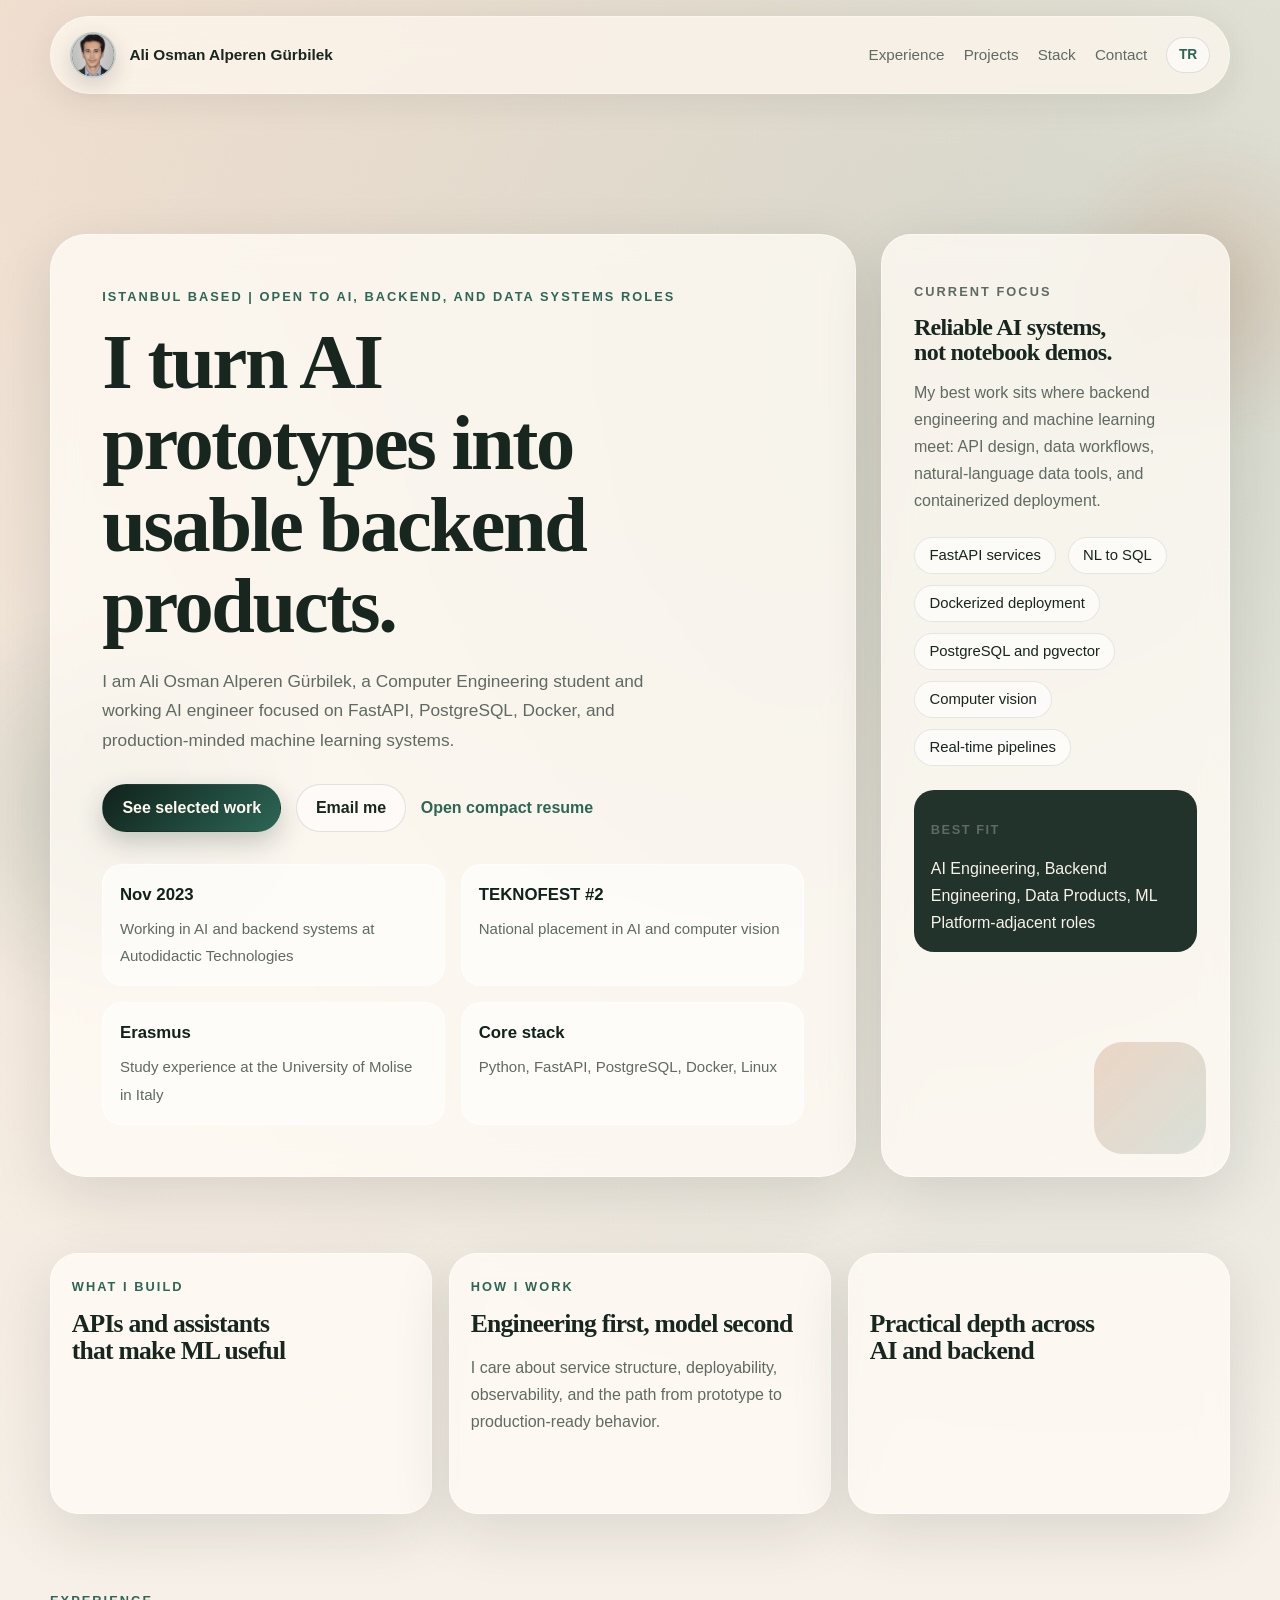
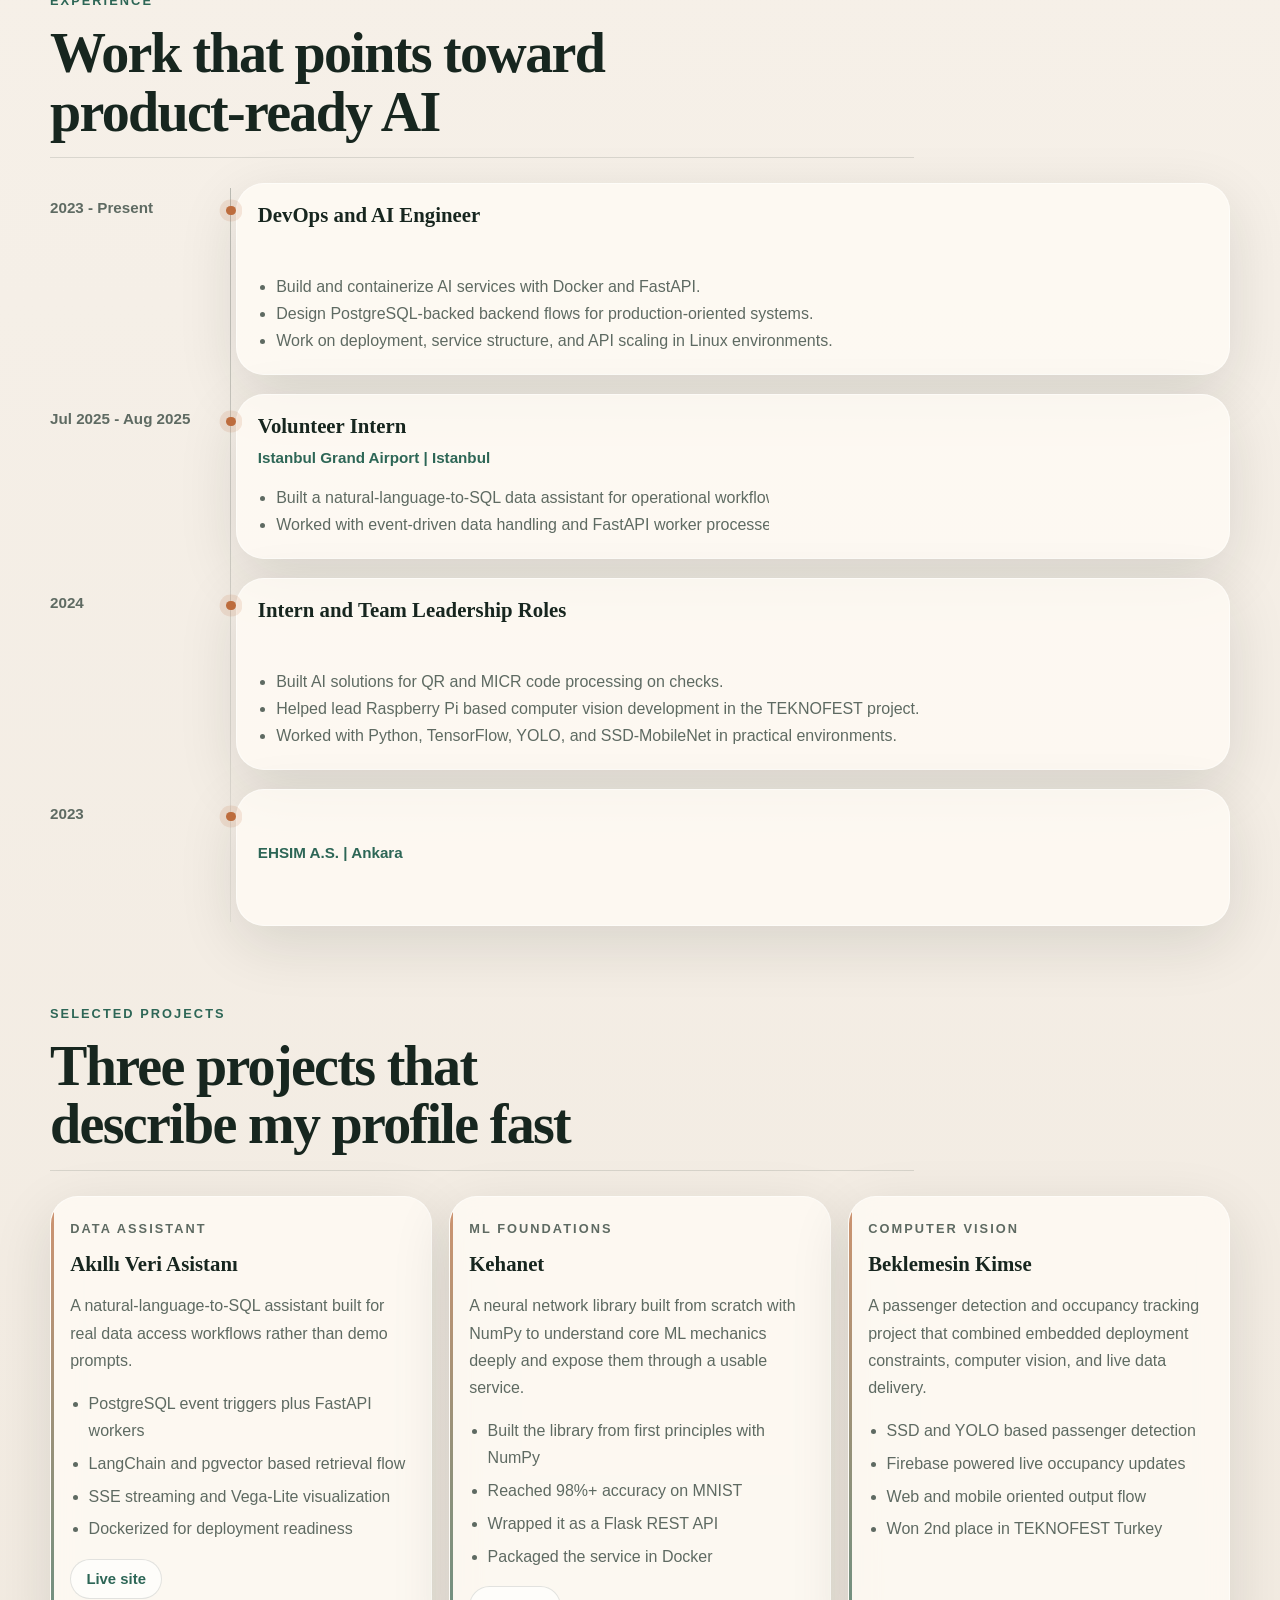
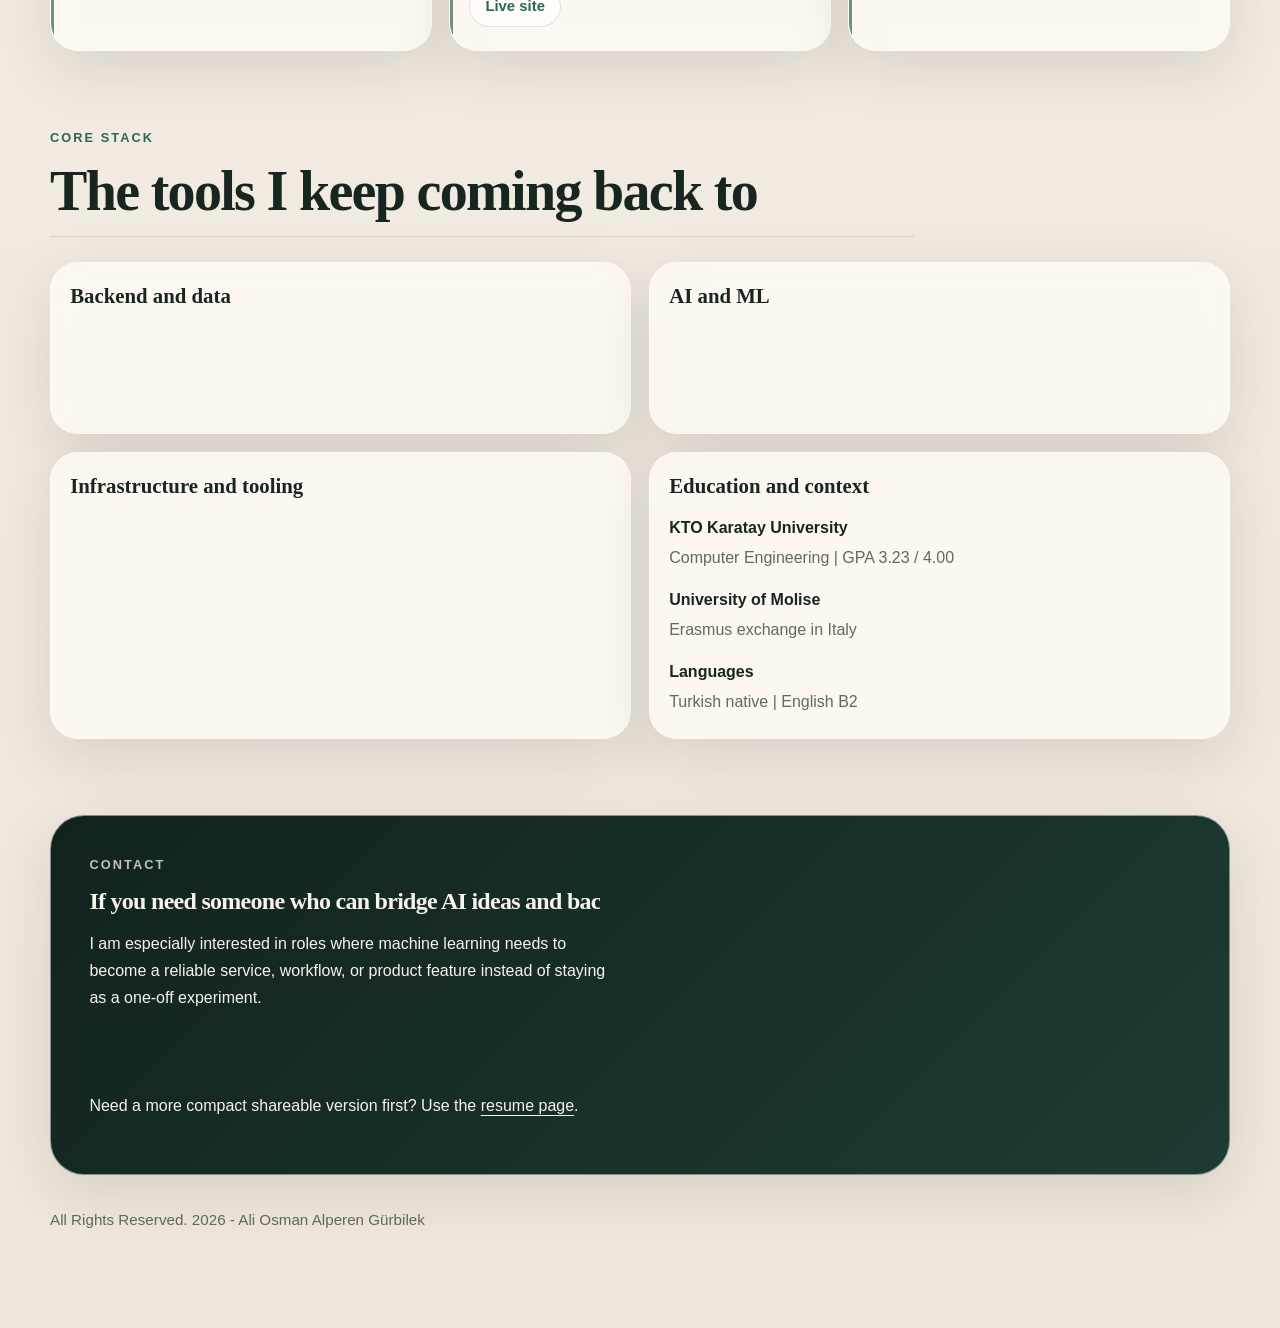
<file: index.html>
<!doctype html>
<html lang="en">
  <head>
    <meta charset="utf-8">
    <meta name="viewport" content="width=device-width, initial-scale=1">
    <title>Ali Osman Alperen G&uuml;rbilek | AI Engineer</title>
    <meta
      name="description"
      content="AI engineer building production-oriented backend systems, data assistants, and practical machine learning products."
    >
    <meta
      name="keywords"
      content="Ali Osman Alperen Gurbilek, AI engineer, backend, FastAPI, Docker, PostgreSQL, machine learning"
    >
    <meta name="theme-color" content="#10221b">
    <meta property="og:title" content="Ali Osman Alperen G&uuml;rbilek | AI Engineer">
    <meta
      property="og:description"
      content="Production-oriented AI applications, backend systems, and data products."
    >
    <meta property="og:type" content="website">
    <meta property="og:url" content="https://aliosmangurbilek.online/">
    <link rel="alternate" hreflang="tr" href="index-tr.html">
    <link rel="stylesheet" href="styles.css?v=15">
  </head>
  <body>
    <div class="page-shell">
      <header class="site-header">
        <a class="brand" href="#top" aria-label="Homepage">
          <img
            class="brand-mark"
            src="aliosman_suit_v2.jpg"
            alt="Ali Osman Alperen G&uuml;rbilek portrait"
            width="46"
            height="46"
          >
          <span class="brand-text">Ali Osman Alperen G&uuml;rbilek</span>
        </a>
        <nav class="site-nav" aria-label="Primary">
          <a href="#experience">Experience</a>
          <a href="#projects">Projects</a>
          <a href="#stack">Stack</a>
          <a href="#contact">Contact</a>
          <a class="lang-pill" href="index-tr.html" lang="tr">TR</a>
        </nav>
      </header>

      <main id="top">
        <section class="hero section">
          <div class="hero-copy reveal" style="--delay: 0.05s;">
            <p class="eyebrow">Istanbul based | Open to AI, backend, and data systems roles</p>
            <h1>I turn AI prototypes into usable backend products.</h1>
            <p class="hero-text">
              I am Ali Osman Alperen G&uuml;rbilek, a Computer Engineering student and working AI engineer focused on
              FastAPI, PostgreSQL, Docker, and production-minded machine learning systems.
            </p>
            <div class="hero-actions">
              <a class="button button-primary" href="#projects">See selected work</a>
              <a class="button button-secondary" href="mailto:aliosmangurbil@gmail.com?subject=Role%20Opportunity">
                Email me
              </a>
              <a class="text-link" href="resume.html">Open compact resume</a>
            </div>
            <ul class="hero-metrics" aria-label="Key highlights">
              <li>
                <strong>Nov 2023</strong>
                <span>Working in AI and backend systems at Autodidactic Technologies</span>
              </li>
              <li>
                <strong>TEKNOFEST #2</strong>
                <span>National placement in AI and computer vision</span>
              </li>
              <li>
                <strong>Erasmus</strong>
                <span>Study experience at the University of Molise in Italy</span>
              </li>
              <li>
                <strong>Core stack</strong>
                <span>Python, FastAPI, PostgreSQL, Docker, Linux</span>
              </li>
            </ul>
          </div>

          <aside class="focus-panel reveal" style="--delay: 0.18s;">
            <p class="panel-label">Current focus</p>
            <h2>Reliable AI systems, not notebook demos.</h2>
            <p>
              My best work sits where backend engineering and machine learning meet: API design, data workflows,
              natural-language data tools, and containerized deployment.
            </p>
            <div class="chip-cloud" aria-label="Specialties">
              <span>FastAPI services</span>
              <span>NL to SQL</span>
              <span>Dockerized deployment</span>
              <span>PostgreSQL and pgvector</span>
              <span>Computer vision</span>
              <span>Real-time pipelines</span>
            </div>
            <div class="spotlight">
              <p class="spotlight-title">Best fit</p>
              <p>AI Engineering, Backend Engineering, Data Products, ML Platform-adjacent roles</p>
            </div>
          </aside>
        </section>

        <section class="section summary-grid" aria-label="Professional snapshot">
          <article class="summary-card reveal" style="--delay: 0.10s;">
            <p class="summary-kicker">What I build</p>
            <h2>APIs and assistants that make ML useful</h2>
            <p>
              I like building systems that go from idea to something a user can actually touch: internal tools,
              data assistants, backend services, and decision-support workflows.
            </p>
          </article>
          <article class="summary-card reveal" style="--delay: 0.16s;">
            <p class="summary-kicker">How I work</p>
            <h2>Engineering first, model second</h2>
            <p>
              I care about service structure, deployability, observability, and the path from prototype to
              production-ready behavior.
            </p>
          </article>
          <article class="summary-card reveal" style="--delay: 0.22s;">
            <p class="summary-kicker">Why I stand out</p>
            <h2>Practical depth across AI and backend</h2>
            <p>
              My profile combines computer vision, NLP-style data tooling, and hands-on backend work rather than
              stopping at model training alone.
            </p>
          </article>
        </section>

        <section class="section" id="experience">
          <div class="section-heading reveal" style="--delay: 0.05s;">
            <p class="eyebrow">Experience</p>
            <h2>Work that points toward product-ready AI</h2>
          </div>

          <div class="timeline">
            <article class="timeline-item reveal" style="--delay: 0.08s;">
              <div class="timeline-date">2023 - Present</div>
              <div class="timeline-card">
                <h3>DevOps and AI Engineer</h3>
                <p class="timeline-meta">Autodidactic Technologies | Istanbul</p>
                <ul>
                  <li>Build and containerize AI services with Docker and FastAPI.</li>
                  <li>Design PostgreSQL-backed backend flows for production-oriented systems.</li>
                  <li>Work on deployment, service structure, and API scaling in Linux environments.</li>
                </ul>
              </div>
            </article>

            <article class="timeline-item reveal" style="--delay: 0.12s;">
              <div class="timeline-date">Jul 2025 - Aug 2025</div>
              <div class="timeline-card">
                <h3>Volunteer Intern</h3>
                <p class="timeline-meta">Istanbul Grand Airport | Istanbul</p>
                <ul>
                  <li>Built a natural-language-to-SQL data assistant for operational workflows.</li>
                  <li>Worked with event-driven data handling and FastAPI worker processes.</li>
                </ul>
              </div>
            </article>

            <article class="timeline-item reveal" style="--delay: 0.16s;">
              <div class="timeline-date">2024</div>
              <div class="timeline-card">
                <h3>Intern and Team Leadership Roles</h3>
                <p class="timeline-meta">AlbarakaTech Global and WaterMelon</p>
                <ul>
                  <li>Built AI solutions for QR and MICR code processing on checks.</li>
                  <li>Helped lead Raspberry Pi based computer vision development in the TEKNOFEST project.</li>
                  <li>Worked with Python, TensorFlow, YOLO, and SSD-MobileNet in practical environments.</li>
                </ul>
              </div>
            </article>

            <article class="timeline-item reveal" style="--delay: 0.20s;">
              <div class="timeline-date">2023</div>
              <div class="timeline-card">
                <h3>Frontend Internship</h3>
                <p class="timeline-meta">EHSIM A.S. | Ankara</p>
                <ul>
                  <li>Built features on top of a React Material Admin Dashboard.</li>
                </ul>
              </div>
            </article>
          </div>
        </section>

        <section class="section" id="projects">
          <div class="section-heading reveal" style="--delay: 0.05s;">
            <p class="eyebrow">Selected projects</p>
            <h2>Three projects that describe my profile fast</h2>
          </div>

          <div class="project-grid">
            <article class="project-card feature-card reveal" style="--delay: 0.08s;">
              <p class="project-tag">Data assistant</p>
              <h3>Ak&#305;ll&#305; Veri Asistan&#305;</h3>
              <p>
                A natural-language-to-SQL assistant built for real data access workflows rather than demo prompts.
              </p>
              <ul class="project-points">
                <li>PostgreSQL event triggers plus FastAPI workers</li>
                <li>LangChain and pgvector based retrieval flow</li>
                <li>SSE streaming and Vega-Lite visualization</li>
                <li>Dockerized for deployment readiness</li>
              </ul>
              <div class="project-links">
                <a class="project-link" href="https://agent.aliosmangurbilek.online" target="_blank" rel="noreferrer">
                  Live site
                </a>
              </div>
            </article>

            <article class="project-card feature-card reveal" style="--delay: 0.14s;">
              <p class="project-tag">ML foundations</p>
              <h3>Kehanet</h3>
              <p>
                A neural network library built from scratch with NumPy to understand core ML mechanics deeply and
                expose them through a usable service.
              </p>
              <ul class="project-points">
                <li>Built the library from first principles with NumPy</li>
                <li>Reached 98%+ accuracy on MNIST</li>
                <li>Wrapped it as a Flask REST API</li>
                <li>Packaged the service in Docker</li>
              </ul>
              <div class="project-links">
                <a class="project-link" href="https://kehanet.aliosmangurbilek.online " target="_blank" rel="noreferrer">
                  Live site
                </a>
              </div>
            </article>

            <article class="project-card feature-card reveal" style="--delay: 0.20s;">
              <p class="project-tag">Computer vision</p>
              <h3>Beklemesin Kimse</h3>
              <p>
                A passenger detection and occupancy tracking project that combined embedded deployment constraints,
                computer vision, and live data delivery.
              </p>
              <ul class="project-points">
                <li>SSD and YOLO based passenger detection</li>
                <li>Firebase powered live occupancy updates</li>
                <li>Web and mobile oriented output flow</li>
                <li>Won 2nd place in TEKNOFEST Turkey</li>
              </ul>
            </article>
          </div>
        </section>

        <section class="section stack-section" id="stack">
          <div class="section-heading reveal" style="--delay: 0.05s;">
            <p class="eyebrow">Core stack</p>
            <h2>The tools I keep coming back to</h2>
          </div>

          <div class="stack-layout">
            <article class="stack-card reveal" style="--delay: 0.08s;">
              <h3>Backend and data</h3>
              <div class="token-list">
                <span>Python</span>
                <span>FastAPI</span>
                <span>PostgreSQL</span>
                <span>REST APIs</span>
                <span>pgvector</span>
                <span>Event-driven workflows</span>
              </div>
            </article>

            <article class="stack-card reveal" style="--delay: 0.12s;">
              <h3>AI and ML</h3>
              <div class="token-list">
                <span>TensorFlow</span>
                <span>PyTorch</span>
                <span>YOLO</span>
                <span>SSD-MobileNet</span>
                <span>LangChain</span>
                <span>Computer vision</span>
              </div>
            </article>

            <article class="stack-card reveal" style="--delay: 0.16s;">
              <h3>Infrastructure and tooling</h3>
              <div class="token-list">
                <span>Docker</span>
                <span>Linux</span>
                <span>Service deployment</span>
                <span>API scaling</span>
                <span>Monitoring mindset</span>
                <span>GitHub</span>
              </div>
            </article>

            <article class="stack-card reveal" style="--delay: 0.20s;">
              <h3>Education and context</h3>
              <div class="education-list">
                <p><strong>KTO Karatay University</strong><span>Computer Engineering | GPA 3.23 / 4.00</span></p>
                <p><strong>University of Molise</strong><span>Erasmus exchange in Italy</span></p>
                <p><strong>Languages</strong><span>Turkish native | English B2</span></p>
              </div>
            </article>
          </div>
        </section>

        <section class="section contact-section" id="contact">
          <div class="contact-card reveal" style="--delay: 0.05s;">
            <p class="eyebrow">Contact</p>
            <h2>If you need someone who can bridge AI ideas and backend execution, we should talk.</h2>
            <p class="contact-copy">
              I am especially interested in roles where machine learning needs to become a reliable service, workflow,
              or product feature instead of staying as a one-off experiment.
            </p>
            <div class="contact-links">
              <a href="mailto:aliosmangurbil@gmail.com">aliosmangurbil@gmail.com</a>
              <a href="https://www.linkedin.com/in/ali-osman-alperen" target="_blank" rel="noreferrer">LinkedIn</a>
              <a href="https://github.com/aliosmangurbilek" target="_blank" rel="noreferrer">GitHub</a>
              <a href="https://aliosmangurbilek.online" target="_blank" rel="noreferrer">Website</a>
            </div>
            <p class="contact-note">
              Need a more compact shareable version first? Use the <a href="resume.html">resume page</a>.
            </p>
          </div>
        </section>
      </main>

      <footer class="site-footer">
        <p> All Rights Reserved. 2026 - Ali Osman Alperen Gürbilek</p>
      </footer>
    </div>
    <script src="app.js?v=15" defer></script>
  </body>
</html>
</file>
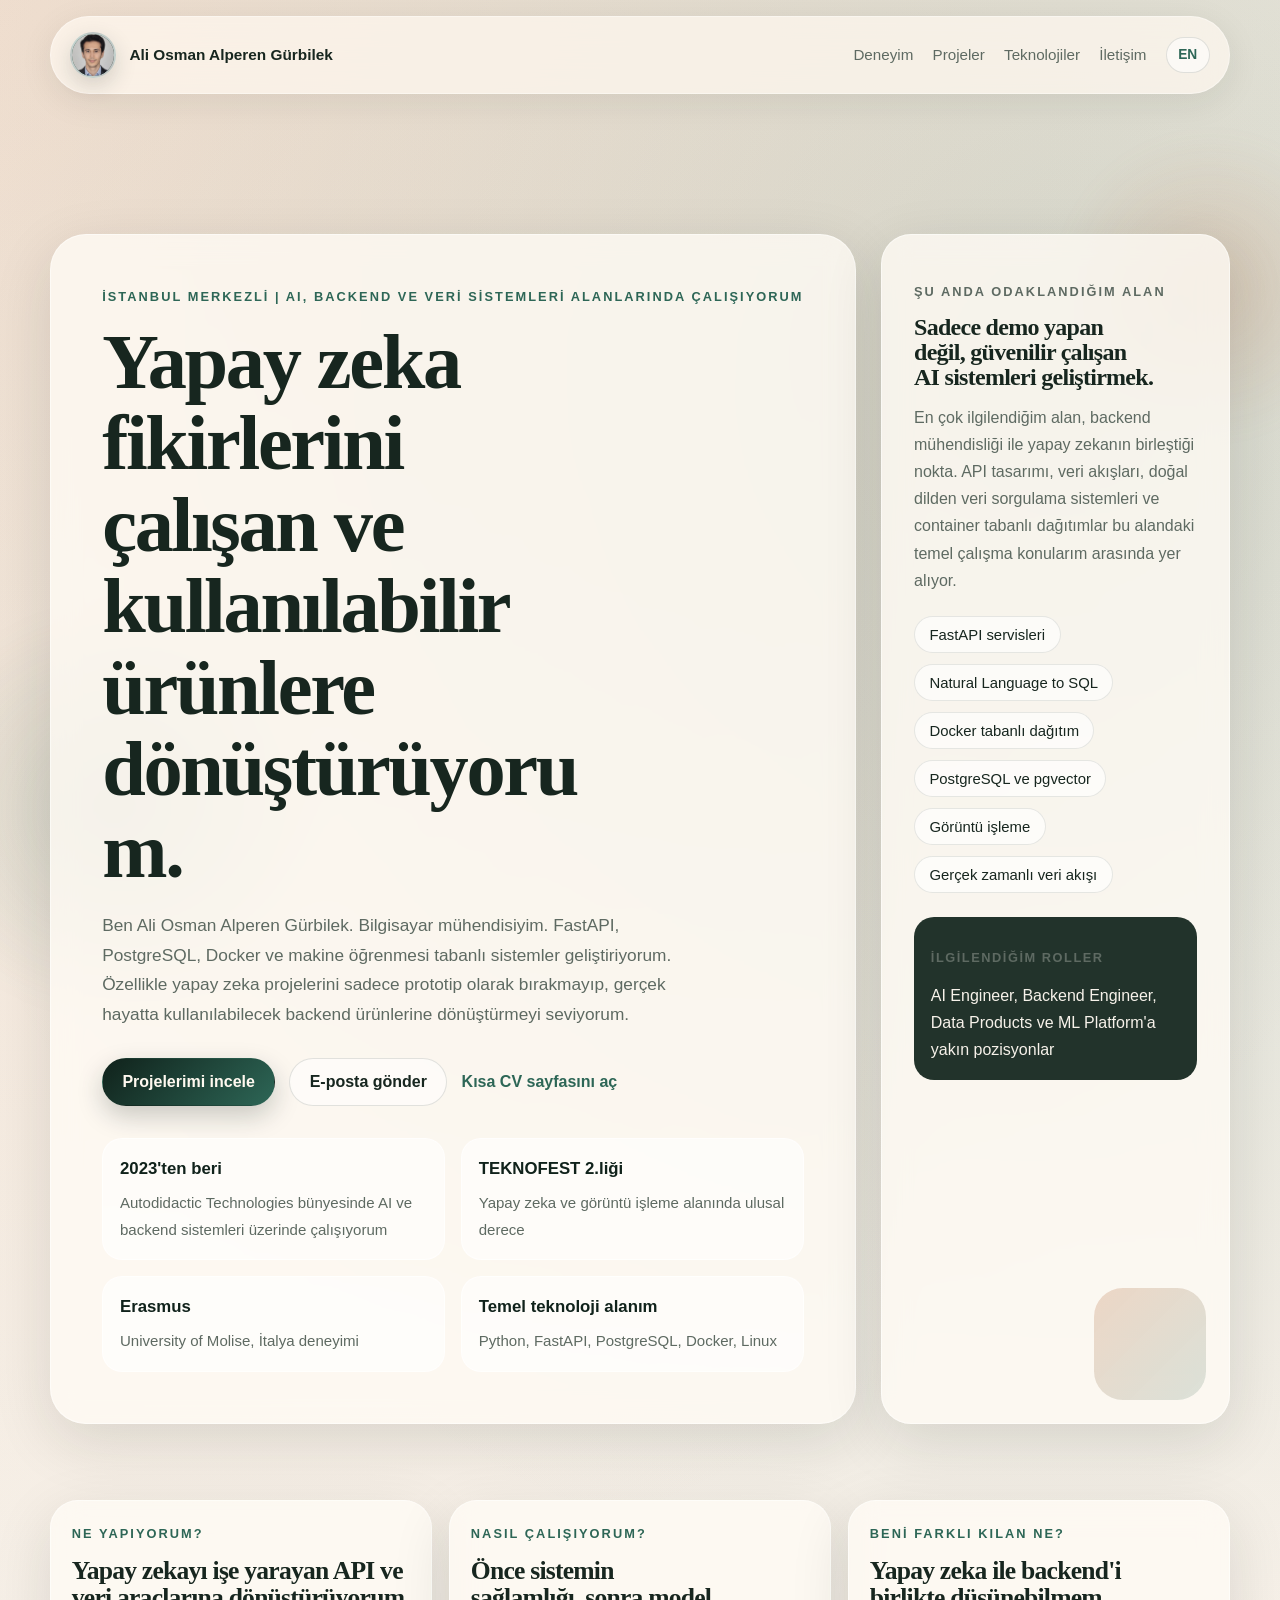
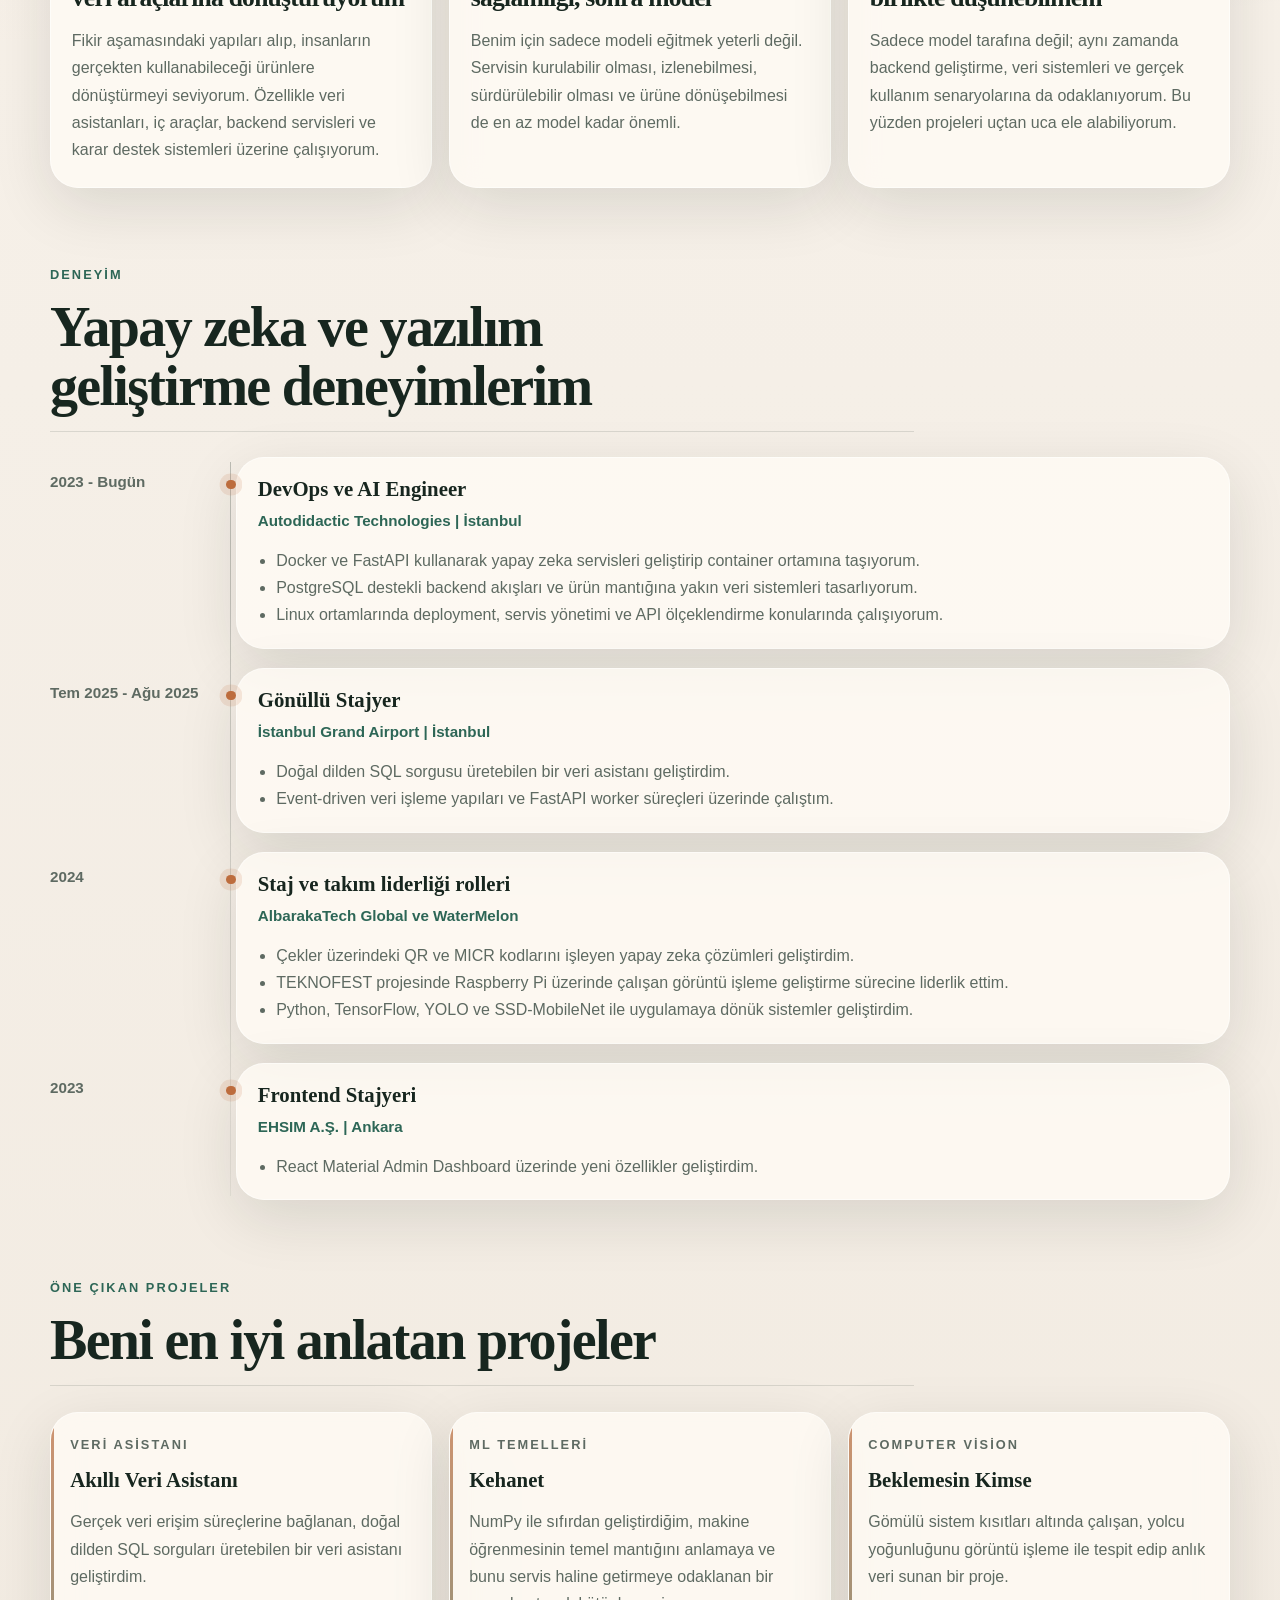
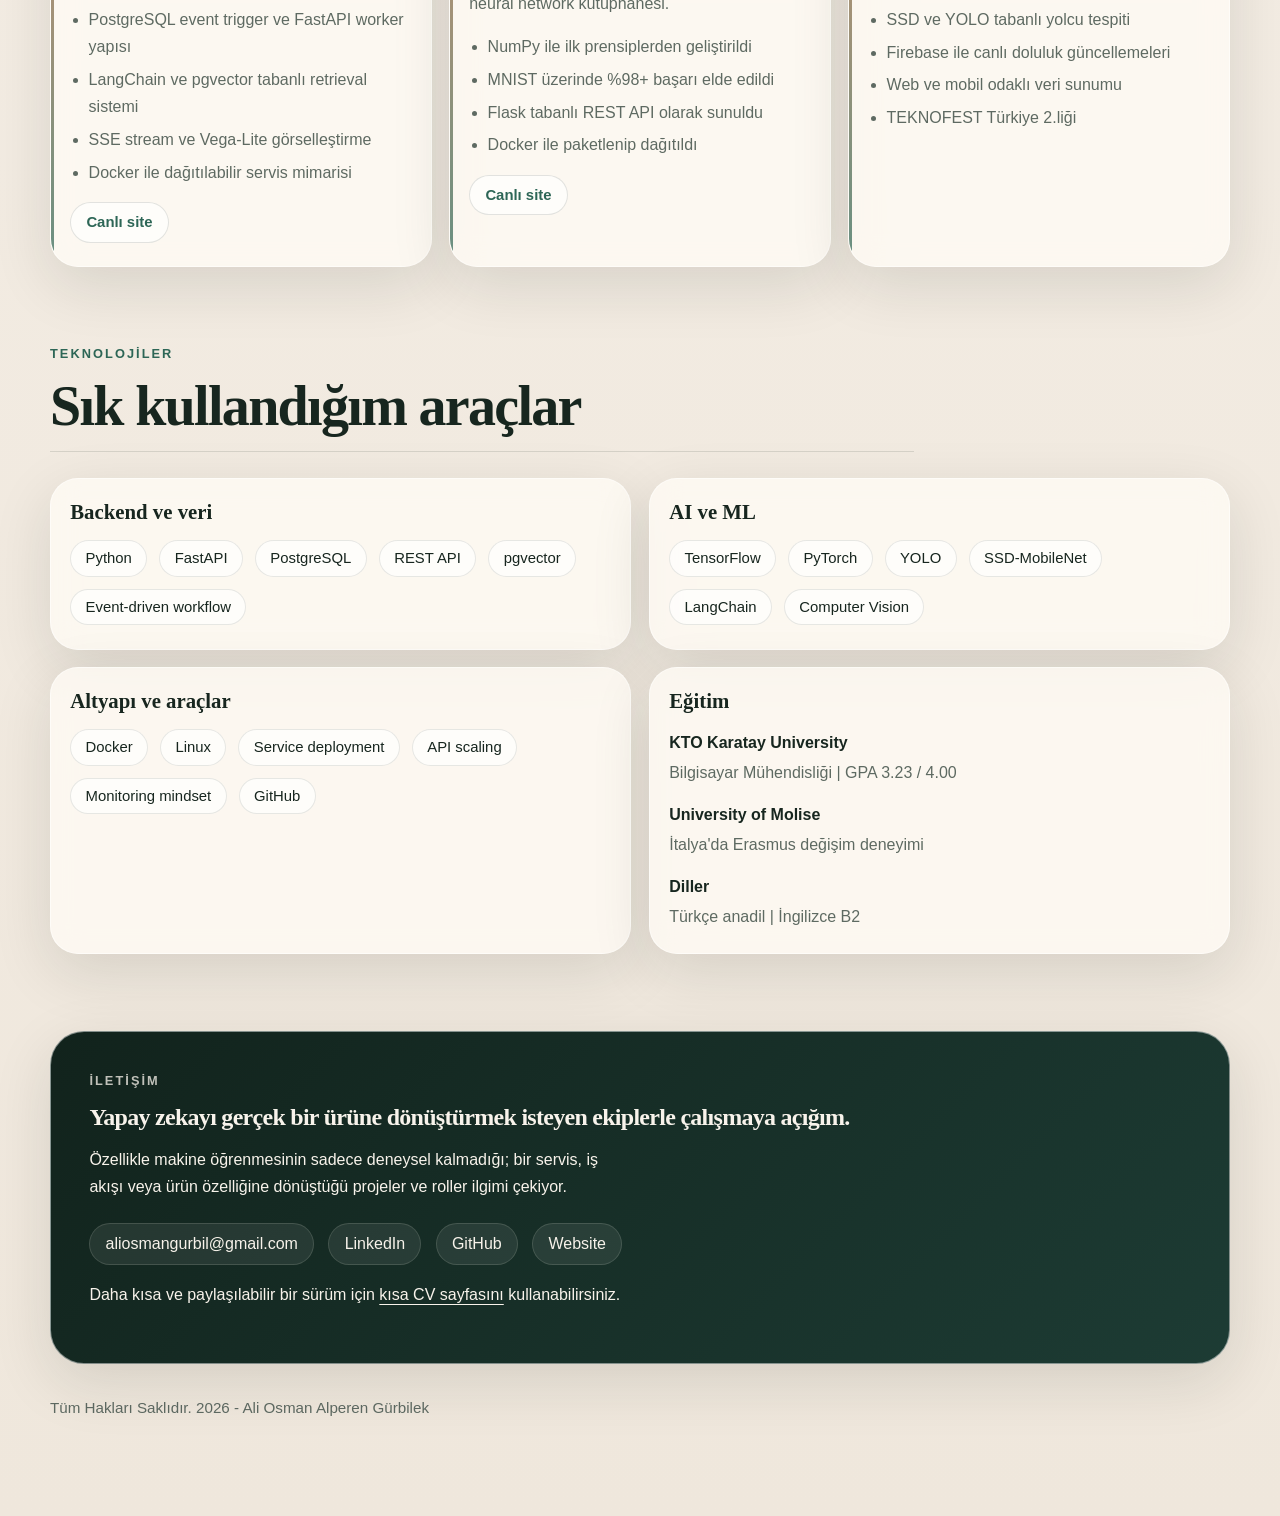
<file: index-tr.html>
<!doctype html>
<html lang="tr">
  <head>
    <meta charset="utf-8">
    <meta name="viewport" content="width=device-width, initial-scale=1">
    <title>Ali Osman Alperen Gürbilek | AI Mühendisi</title>
    <meta
      name="description"
      content="Backend sistemleri, veri asistanları ve gerçek hayatta kullanılabilir yapay zeka çözümleri geliştiren AI mühendisi."
    >
    <meta
      name="keywords"
      content="Ali Osman Alperen Gürbilek, AI mühendisi, backend, FastAPI, Docker, PostgreSQL, yapay zeka"
    >
    <meta name="theme-color" content="#10221b">
    <meta property="og:title" content="Ali Osman Alperen Gürbilek | AI Mühendisi">
    <meta
      property="og:description"
      content="Yapay zeka, backend sistemleri ve veri odaklı ürünler geliştiren bilgisayar mühendisi."
    >
    <meta property="og:type" content="website">
    <meta property="og:url" content="https://aliosmangurbilek.online/index-tr.html">
    <link rel="alternate" hreflang="en" href="index.html">
    <link rel="stylesheet" href="styles.css?v=15">
  </head>
  <body>
    <div class="page-shell">
      <header class="site-header">
        <a class="brand" href="#top" aria-label="Ana sayfa">
          <img
            class="brand-mark"
            src="aliosman_suit_v2.jpg"
            alt="Ali Osman Alperen Gürbilek portresi"
            width="46"
            height="46"
          >
          <span class="brand-text">Ali Osman Alperen Gürbilek</span>
        </a>
        <nav class="site-nav" aria-label="Birincil gezinme">
          <a href="#experience">Deneyim</a>
          <a href="#projects">Projeler</a>
          <a href="#stack">Teknolojiler</a>
          <a href="#contact">İletişim</a>
          <a class="lang-pill" href="index.html" lang="en">EN</a>
        </nav>
      </header>

      <main id="top">
        <section class="hero section">
          <div class="hero-copy reveal" style="--delay: 0.05s;">
            <p class="eyebrow">İstanbul merkezli | AI, backend ve veri sistemleri alanlarında çalışıyorum</p>
            <h1>Yapay zeka fikirlerini çalışan ve kullanılabilir ürünlere dönüştürüyorum.</h1>
            <p class="hero-text">
              Ben Ali Osman Alperen Gürbilek. Bilgisayar mühendisiyim. FastAPI, PostgreSQL, Docker ve makine öğrenmesi
              tabanlı sistemler geliştiriyorum. Özellikle yapay zeka projelerini sadece prototip olarak bırakmayıp,
              gerçek hayatta kullanılabilecek backend ürünlerine dönüştürmeyi seviyorum.
            </p>
            <div class="hero-actions">
              <a class="button button-primary" href="#projects">Projelerimi incele</a>
              <a class="button button-secondary" href="mailto:aliosmangurbil@gmail.com?subject=Rol%20F%C4%B1rsat%C4%B1">
                E-posta gönder
              </a>
              <a class="text-link" href="resume.html">Kısa CV sayfasını aç</a>
            </div>
            <ul class="hero-metrics" aria-label="Temel başlıklar">
              <li>
                <strong>2023'ten beri</strong>
                <span>Autodidactic Technologies bünyesinde AI ve backend sistemleri üzerinde çalışıyorum</span>
              </li>
              <li>
                <strong>TEKNOFEST 2.liği</strong>
                <span>Yapay zeka ve görüntü işleme alanında ulusal derece</span>
              </li>
              <li>
                <strong>Erasmus</strong>
                <span>University of Molise, İtalya deneyimi</span>
              </li>
              <li>
                <strong>Temel teknoloji alanım</strong>
                <span>Python, FastAPI, PostgreSQL, Docker, Linux</span>
              </li>
            </ul>
          </div>

          <aside class="focus-panel reveal" style="--delay: 0.18s;">
            <p class="panel-label">Şu anda odaklandığım alan</p>
            <h2>Sadece demo yapan değil, güvenilir çalışan AI sistemleri geliştirmek.</h2>
            <p>
              En çok ilgilendiğim alan, backend mühendisliği ile yapay zekanın birleştiği nokta.
              API tasarımı, veri akışları, doğal dilden veri sorgulama sistemleri ve container tabanlı dağıtımlar
              bu alandaki temel çalışma konularım arasında yer alıyor.
            </p>
            <div class="chip-cloud" aria-label="Uzmanlık alanları">
              <span>FastAPI servisleri</span>
              <span>Natural Language to SQL</span>
              <span>Docker tabanlı dağıtım</span>
              <span>PostgreSQL ve pgvector</span>
              <span>Görüntü işleme</span>
              <span>Gerçek zamanlı veri akışı</span>
            </div>
            <div class="spotlight">
              <p class="spotlight-title">İlgilendiğim roller</p>
              <p>AI Engineer, Backend Engineer, Data Products ve ML Platform'a yakın pozisyonlar</p>
            </div>
          </aside>
        </section>

        <section class="section summary-grid" aria-label="Profesyonel özet">
          <article class="summary-card reveal" style="--delay: 0.10s;">
            <p class="summary-kicker">Ne yapıyorum?</p>
            <h2>Yapay zekayı işe yarayan API ve veri araçlarına dönüştürüyorum</h2>
            <p>
              Fikir aşamasındaki yapıları alıp, insanların gerçekten kullanabileceği ürünlere dönüştürmeyi seviyorum.
              Özellikle veri asistanları, iç araçlar, backend servisleri ve karar destek sistemleri üzerine çalışıyorum.
            </p>
          </article>
          <article class="summary-card reveal" style="--delay: 0.16s;">
            <p class="summary-kicker">Nasıl çalışıyorum?</p>
            <h2>Önce sistemin sağlamlığı, sonra model</h2>
            <p>
              Benim için sadece modeli eğitmek yeterli değil. Servisin kurulabilir olması, izlenebilmesi,
              sürdürülebilir olması ve ürüne dönüşebilmesi de en az model kadar önemli.
            </p>
          </article>
          <article class="summary-card reveal" style="--delay: 0.22s;">
            <p class="summary-kicker">Beni farklı kılan ne?</p>
            <h2>Yapay zeka ile backend'i birlikte düşünebilmem</h2>
            <p>
              Sadece model tarafına değil; aynı zamanda backend geliştirme, veri sistemleri ve gerçek kullanım senaryolarına
              da odaklanıyorum. Bu yüzden projeleri uçtan uca ele alabiliyorum.
            </p>
          </article>
        </section>

        <section class="section" id="experience">
          <div class="section-heading reveal" style="--delay: 0.05s;">
            <p class="eyebrow">Deneyim</p>
            <h2>Yapay zeka ve yazılım geliştirme deneyimlerim</h2>
          </div>

          <div class="timeline">
            <article class="timeline-item reveal" style="--delay: 0.08s;">
              <div class="timeline-date">2023 - Bugün</div>
              <div class="timeline-card">
                <h3>DevOps ve AI Engineer</h3>
                <p class="timeline-meta">Autodidactic Technologies | İstanbul</p>
                <ul>
                  <li>Docker ve FastAPI kullanarak yapay zeka servisleri geliştirip container ortamına taşıyorum.</li>
                  <li>PostgreSQL destekli backend akışları ve ürün mantığına yakın veri sistemleri tasarlıyorum.</li>
                  <li>Linux ortamlarında deployment, servis yönetimi ve API ölçeklendirme konularında çalışıyorum.</li>
                </ul>
              </div>
            </article>

            <article class="timeline-item reveal" style="--delay: 0.12s;">
              <div class="timeline-date">Tem 2025 - Ağu 2025</div>
              <div class="timeline-card">
                <h3>Gönüllü Stajyer</h3>
                <p class="timeline-meta">İstanbul Grand Airport | İstanbul</p>
                <ul>
                  <li>Doğal dilden SQL sorgusu üretebilen bir veri asistanı geliştirdim.</li>
                  <li>Event-driven veri işleme yapıları ve FastAPI worker süreçleri üzerinde çalıştım.</li>
                </ul>
              </div>
            </article>

            <article class="timeline-item reveal" style="--delay: 0.16s;">
              <div class="timeline-date">2024</div>
              <div class="timeline-card">
                <h3>Staj ve takım liderliği rolleri</h3>
                <p class="timeline-meta">AlbarakaTech Global ve WaterMelon</p>
                <ul>
                  <li>Çekler üzerindeki QR ve MICR kodlarını işleyen yapay zeka çözümleri geliştirdim.</li>
                  <li>TEKNOFEST projesinde Raspberry Pi üzerinde çalışan görüntü işleme geliştirme sürecine liderlik ettim.</li>
                  <li>Python, TensorFlow, YOLO ve SSD-MobileNet ile uygulamaya dönük sistemler geliştirdim.</li>
                </ul>
              </div>
            </article>

            <article class="timeline-item reveal" style="--delay: 0.20s;">
              <div class="timeline-date">2023</div>
              <div class="timeline-card">
                <h3>Frontend Stajyeri</h3>
                <p class="timeline-meta">EHSIM A.Ş. | Ankara</p>
                <ul>
                  <li>React Material Admin Dashboard üzerinde yeni özellikler geliştirdim.</li>
                </ul>
              </div>
            </article>
          </div>
        </section>

        <section class="section" id="projects">
          <div class="section-heading reveal" style="--delay: 0.05s;">
            <p class="eyebrow">Öne çıkan projeler</p>
            <h2>Beni en iyi anlatan projeler</h2>
          </div>

          <div class="project-grid">
            <article class="project-card feature-card reveal" style="--delay: 0.08s;">
              <p class="project-tag">Veri asistanı</p>
              <h3>Akıllı Veri Asistanı</h3>
              <p>
                Gerçek veri erişim süreçlerine bağlanan, doğal dilden SQL sorguları üretebilen bir veri asistanı geliştirdim.
              </p>
              <ul class="project-points">
                <li>PostgreSQL event trigger ve FastAPI worker yapısı</li>
                <li>LangChain ve pgvector tabanlı retrieval sistemi</li>
                <li>SSE stream ve Vega-Lite görselleştirme</li>
                <li>Docker ile dağıtılabilir servis mimarisi</li>
              </ul>
              <div class="project-links">
                <a class="project-link" href="https://agent.aliosmangurbilek.online" target="_blank" rel="noreferrer">
                  Canlı site
                </a>
              </div>
            </article>

            <article class="project-card feature-card reveal" style="--delay: 0.14s;">
              <p class="project-tag">ML temelleri</p>
              <h3>Kehanet</h3>
              <p>
                NumPy ile sıfırdan geliştirdiğim, makine öğrenmesinin temel mantığını anlamaya ve bunu servis haline
                getirmeye odaklanan bir neural network kütüphanesi.
              </p>
              <ul class="project-points">
                <li>NumPy ile ilk prensiplerden geliştirildi</li>
                <li>MNIST üzerinde %98+ başarı elde edildi</li>
                <li>Flask tabanlı REST API olarak sunuldu</li>
                <li>Docker ile paketlenip dağıtıldı</li>
              </ul>
              <div class="project-links">
                <a class="project-link" href="https://kehanet.aliosmangurbilek.online " target="_blank" rel="noreferrer">
                  Canlı site
                </a>
              </div>
            </article>

            <article class="project-card feature-card reveal" style="--delay: 0.20s;">
              <p class="project-tag">Computer Vision</p>
              <h3>Beklemesin Kimse</h3>
              <p>
                Gömülü sistem kısıtları altında çalışan, yolcu yoğunluğunu görüntü işleme ile tespit edip anlık veri sunan bir proje.
              </p>
              <ul class="project-points">
                <li>SSD ve YOLO tabanlı yolcu tespiti</li>
                <li>Firebase ile canlı doluluk güncellemeleri</li>
                <li>Web ve mobil odaklı veri sunumu</li>
                <li>TEKNOFEST Türkiye 2.liği</li>
              </ul>
            </article>
          </div>
        </section>

        <section class="section stack-section" id="stack">
          <div class="section-heading reveal" style="--delay: 0.05s;">
            <p class="eyebrow">Teknolojiler</p>
            <h2>Sık kullandığım araçlar</h2>
          </div>

          <div class="stack-layout">
            <article class="stack-card reveal" style="--delay: 0.08s;">
              <h3>Backend ve veri</h3>
              <div class="token-list">
                <span>Python</span>
                <span>FastAPI</span>
                <span>PostgreSQL</span>
                <span>REST API</span>
                <span>pgvector</span>
                <span>Event-driven workflow</span>
              </div>
            </article>

            <article class="stack-card reveal" style="--delay: 0.12s;">
              <h3>AI ve ML</h3>
              <div class="token-list">
                <span>TensorFlow</span>
                <span>PyTorch</span>
                <span>YOLO</span>
                <span>SSD-MobileNet</span>
                <span>LangChain</span>
                <span>Computer Vision</span>
              </div>
            </article>

            <article class="stack-card reveal" style="--delay: 0.16s;">
              <h3>Altyapı ve araçlar</h3>
              <div class="token-list">
                <span>Docker</span>
                <span>Linux</span>
                <span>Service deployment</span>
                <span>API scaling</span>
                <span>Monitoring mindset</span>
                <span>GitHub</span>
              </div>
            </article>

            <article class="stack-card reveal" style="--delay: 0.20s;">
              <h3>Eğitim</h3>
              <div class="education-list">
                <p><strong>KTO Karatay University</strong><span>Bilgisayar Mühendisliği | GPA 3.23 / 4.00</span></p>
                <p><strong>University of Molise</strong><span>İtalya'da Erasmus değişim deneyimi</span></p>
                <p><strong>Diller</strong><span>Türkçe anadil | İngilizce B2</span></p>
              </div>
            </article>
          </div>
        </section>

        <section class="section contact-section" id="contact">
          <div class="contact-card reveal" style="--delay: 0.05s;">
            <p class="eyebrow">İletişim</p>
            <h2>Yapay zekayı gerçek bir ürüne dönüştürmek isteyen ekiplerle çalışmaya açığım.</h2>
            <p class="contact-copy">
              Özellikle makine öğrenmesinin sadece deneysel kalmadığı; bir servis, iş akışı veya ürün özelliğine
              dönüştüğü projeler ve roller ilgimi çekiyor.
            </p>
            <div class="contact-links">
              <a href="mailto:aliosmangurbil@gmail.com">aliosmangurbil@gmail.com</a>
              <a href="https://www.linkedin.com/in/ali-osman-alperen" target="_blank" rel="noreferrer">LinkedIn</a>
              <a href="https://github.com/aliosmangurbilek" target="_blank" rel="noreferrer">GitHub</a>
              <a href="https://aliosmangurbilek.online" target="_blank" rel="noreferrer">Website</a>
            </div>
            <p class="contact-note">
              Daha kısa ve paylaşılabilir bir sürüm için <a href="resume.html">kısa CV sayfasını</a> kullanabilirsiniz.
            </p>
          </div>
        </section>
      </main>

      <footer class="site-footer">
        <p>Tüm Hakları Saklıdır. 2026 - Ali Osman Alperen Gürbilek</p>
      </footer>
    </div>
    <script src="app.js?v=15" defer></script>
  </body>
</html>
</file>
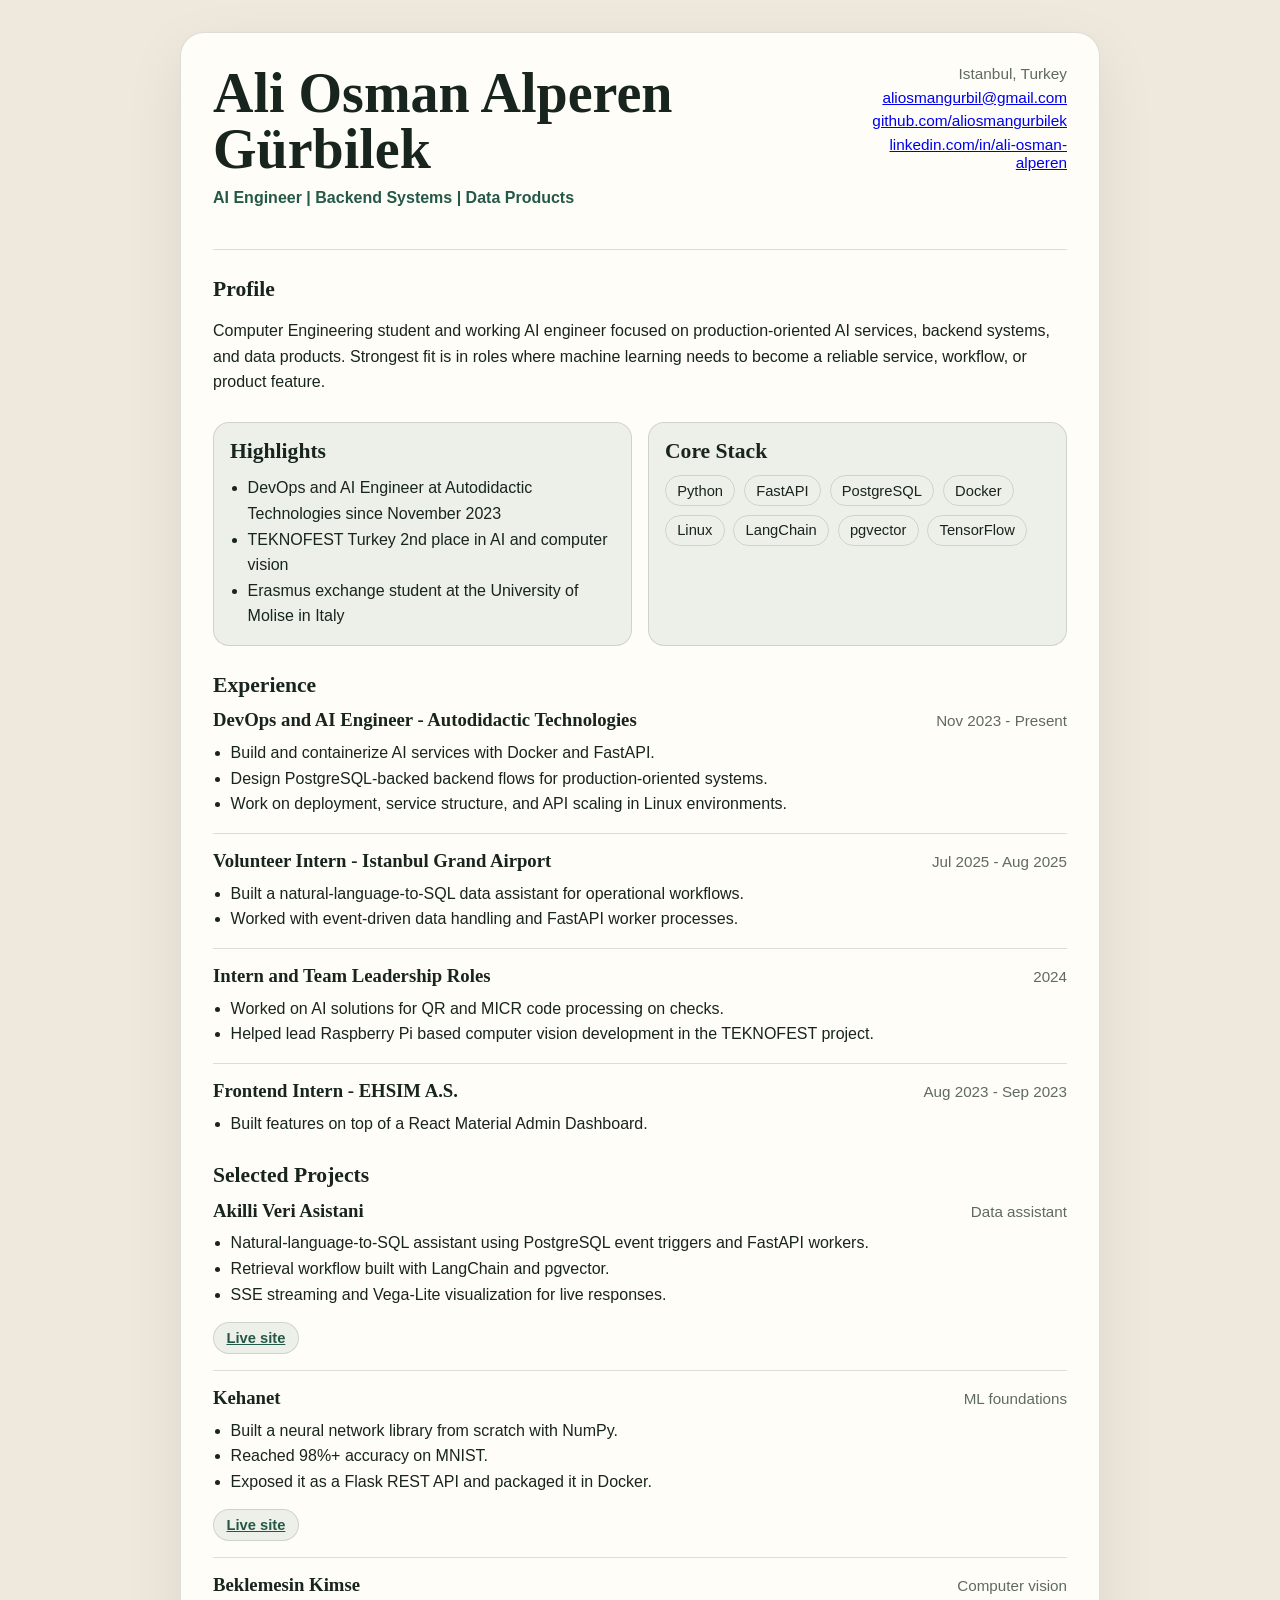
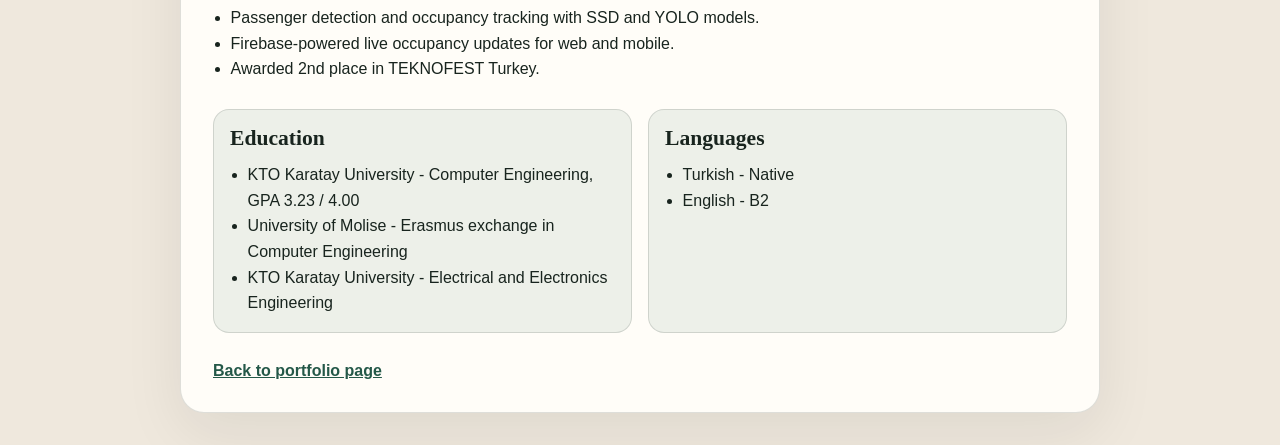
<file: resume.html>
<!doctype html>
<html lang="en">
  <head>
    <meta charset="utf-8">
    <meta name="viewport" content="width=device-width, initial-scale=1">
    <title>Ali Osman Alperen G&uuml;rbilek | Resume</title>
    <style>
      :root {
        --paper: #fffdf8;
        --ink: #18241e;
        --muted: #5f6a63;
        --line: rgba(24, 36, 30, 0.14);
        --accent: #245848;
        --accent-soft: rgba(36, 88, 72, 0.08);
        --display: "Iowan Old Style", "Palatino Linotype", "Book Antiqua", Georgia, serif;
        --body: "Trebuchet MS", "Gill Sans", "Avenir Next", sans-serif;
      }

      * {
        box-sizing: border-box;
      }

      body {
        margin: 0;
        font-family: var(--body);
        color: var(--ink);
        background: #efe8dd;
      }

      main {
        width: min(calc(100% - 2rem), 920px);
        margin: 2rem auto;
        padding: 2rem;
        border: 1px solid var(--line);
        border-radius: 24px;
        background: var(--paper);
        box-shadow: 0 20px 60px rgba(20, 30, 24, 0.08);
      }

      .topbar {
        display: flex;
        justify-content: space-between;
        gap: 1rem;
        align-items: flex-start;
        padding-bottom: 1.4rem;
        border-bottom: 1px solid var(--line);
      }

      h1,
      h2,
      h3 {
        margin: 0;
        font-family: var(--display);
      }

      h1 {
        font-size: clamp(2.2rem, 6vw, 3.5rem);
        line-height: 1;
      }

      .role {
        margin-top: 0.5rem;
        color: var(--accent);
        font-weight: 700;
      }

      .contact {
        display: grid;
        gap: 0.35rem;
        color: var(--muted);
        font-size: 0.96rem;
        text-align: right;
      }

      section {
        margin-top: 1.7rem;
      }

      h2 {
        margin-bottom: 0.7rem;
        font-size: 1.35rem;
      }

      p,
      li {
        line-height: 1.6;
      }

      ul {
        margin: 0.55rem 0 0;
        padding-left: 1.1rem;
      }

      .grid {
        display: grid;
        grid-template-columns: repeat(2, minmax(0, 1fr));
        gap: 1rem;
      }

      .card {
        padding: 1rem;
        border: 1px solid var(--line);
        border-radius: 16px;
        background: var(--accent-soft);
      }

      .entry + .entry {
        margin-top: 1rem;
        padding-top: 1rem;
        border-top: 1px solid var(--line);
      }

      .entry-header {
        display: flex;
        justify-content: space-between;
        gap: 1rem;
        align-items: baseline;
      }

      .entry-meta {
        color: var(--muted);
        font-size: 0.95rem;
      }

      .tag-row {
        display: flex;
        flex-wrap: wrap;
        gap: 0.55rem;
      }

      .tag-row span {
        padding: 0.4rem 0.7rem;
        border: 1px solid var(--line);
        border-radius: 999px;
        font-size: 0.92rem;
      }

      .project-links {
        display: flex;
        flex-wrap: wrap;
        gap: 0.6rem;
        margin-top: 0.9rem;
      }

      .project-link {
        display: inline-flex;
        align-items: center;
        max-width: 100%;
        padding: 0.45rem 0.78rem;
        border: 1px solid var(--line);
        border-radius: 999px;
        background: var(--accent-soft);
        color: var(--accent);
        font-size: 0.92rem;
        font-weight: 700;
        overflow-wrap: anywhere;
      }

      .back-link {
        display: inline-block;
        margin-top: 1.8rem;
        color: var(--accent);
        font-weight: 700;
      }

      @media (max-width: 720px) {
        main {
          width: min(calc(100% - 1rem), 920px);
          padding: 1.2rem;
          margin: 0.5rem auto;
          border-radius: 18px;
        }

        .topbar,
        .entry-header,
        .grid {
          grid-template-columns: 1fr;
          display: grid;
        }

        .contact {
          text-align: left;
        }
      }

      @media print {
        body {
          background: #fff;
        }

        main {
          width: 100%;
          margin: 0;
          padding: 0;
          border: 0;
          border-radius: 0;
          box-shadow: none;
        }

        .back-link {
          display: none;
        }
      }
    </style>
  </head>
  <body>
    <main>
      <div class="topbar">
        <div>
          <h1>Ali Osman Alperen G&uuml;rbilek</h1>
          <p class="role">AI Engineer | Backend Systems | Data Products</p>
        </div>
        <div class="contact">
          <span>Istanbul, Turkey</span>
          <a href="mailto:aliosmangurbil@gmail.com">aliosmangurbil@gmail.com</a>
          <a href="https://github.com/aliosmangurbilek">github.com/aliosmangurbilek</a>
          <a href="https://www.linkedin.com/in/ali-osman-alperen">linkedin.com/in/ali-osman-alperen</a>
        </div>
      </div>

      <section>
        <h2>Profile</h2>
        <p>
          Computer Engineering student and working AI engineer focused on production-oriented AI services, backend
          systems, and data products. Strongest fit is in roles where machine learning needs to become a reliable
          service, workflow, or product feature.
        </p>
      </section>

      <section class="grid">
        <div class="card">
          <h2>Highlights</h2>
          <ul>
            <li>DevOps and AI Engineer at Autodidactic Technologies since November 2023</li>
            <li>TEKNOFEST Turkey 2nd place in AI and computer vision</li>
            <li>Erasmus exchange student at the University of Molise in Italy</li>
          </ul>
        </div>
        <div class="card">
          <h2>Core Stack</h2>
          <div class="tag-row">
            <span>Python</span>
            <span>FastAPI</span>
            <span>PostgreSQL</span>
            <span>Docker</span>
            <span>Linux</span>
            <span>LangChain</span>
            <span>pgvector</span>
            <span>TensorFlow</span>
          </div>
        </div>
      </section>

      <section>
        <h2>Experience</h2>

        <div class="entry">
          <div class="entry-header">
            <h3>DevOps and AI Engineer - Autodidactic Technologies</h3>
            <span class="entry-meta">Nov 2023 - Present</span>
          </div>
          <ul>
            <li>Build and containerize AI services with Docker and FastAPI.</li>
            <li>Design PostgreSQL-backed backend flows for production-oriented systems.</li>
            <li>Work on deployment, service structure, and API scaling in Linux environments.</li>
          </ul>
        </div>

        <div class="entry">
          <div class="entry-header">
            <h3>Volunteer Intern - Istanbul Grand Airport</h3>
            <span class="entry-meta">Jul 2025 - Aug 2025</span>
          </div>
          <ul>
            <li>Built a natural-language-to-SQL data assistant for operational workflows.</li>
            <li>Worked with event-driven data handling and FastAPI worker processes.</li>
          </ul>
        </div>

        <div class="entry">
          <div class="entry-header">
            <h3>Intern and Team Leadership Roles</h3>
            <span class="entry-meta">2024</span>
          </div>
          <ul>
            <li>Worked on AI solutions for QR and MICR code processing on checks.</li>
            <li>Helped lead Raspberry Pi based computer vision development in the TEKNOFEST project.</li>
          </ul>
        </div>

        <div class="entry">
          <div class="entry-header">
            <h3>Frontend Intern - EHSIM A.S.</h3>
            <span class="entry-meta">Aug 2023 - Sep 2023</span>
          </div>
          <ul>
            <li>Built features on top of a React Material Admin Dashboard.</li>
          </ul>
        </div>
      </section>

      <section>
        <h2>Selected Projects</h2>

        <div class="entry">
          <div class="entry-header">
            <h3>Akilli Veri Asistani</h3>
            <span class="entry-meta">Data assistant</span>
          </div>
          <ul>
            <li>Natural-language-to-SQL assistant using PostgreSQL event triggers and FastAPI workers.</li>
            <li>Retrieval workflow built with LangChain and pgvector.</li>
            <li>SSE streaming and Vega-Lite visualization for live responses.</li>
          </ul>
          <div class="project-links">
            <a class="project-link" href="https://agent.aliosmangurbilek.online" target="_blank" rel="noreferrer">
              Live site
            </a>
          </div>
        </div>

        <div class="entry">
          <div class="entry-header">
            <h3>Kehanet</h3>
            <span class="entry-meta">ML foundations</span>
          </div>
          <ul>
            <li>Built a neural network library from scratch with NumPy.</li>
            <li>Reached 98%+ accuracy on MNIST.</li>
            <li>Exposed it as a Flask REST API and packaged it in Docker.</li>
          </ul>
          <div class="project-links">
            <a class="project-link" href="https://kehanet.aliosmangurbilek.online " target="_blank" rel="noreferrer">
              Live site
            </a>
          </div>
        </div>

        <div class="entry">
          <div class="entry-header">
            <h3>Beklemesin Kimse</h3>
            <span class="entry-meta">Computer vision</span>
          </div>
          <ul>
            <li>Passenger detection and occupancy tracking with SSD and YOLO models.</li>
            <li>Firebase-powered live occupancy updates for web and mobile.</li>
            <li>Awarded 2nd place in TEKNOFEST Turkey.</li>
          </ul>
        </div>
      </section>

      <section class="grid">
        <div class="card">
          <h2>Education</h2>
          <ul>
            <li>KTO Karatay University - Computer Engineering, GPA 3.23 / 4.00</li>
            <li>University of Molise - Erasmus exchange in Computer Engineering</li>
            <li>KTO Karatay University - Electrical and Electronics Engineering</li>
          </ul>
        </div>
        <div class="card">
          <h2>Languages</h2>
          <ul>
            <li>Turkish - Native</li>
            <li>English - B2</li>
          </ul>
        </div>
      </section>

      <a class="back-link" href="index.html">Back to portfolio page</a>
    </main>
  </body>
</html>
</file>
<file: styles.css>
:root {
  /* DESIGN.md — Warm Systems Portfolio tokens */
  --color-primary: #10221b;
  --color-on-primary: #fff9f0;
  --color-secondary: #2d6656;
  --color-accent: #bd6c3d;
  --color-background: #f7f1e8;
  --color-surface: #fffaf4;
  --color-text: #17261f;
  --color-muted: #5e6a62;
  --color-border: rgba(23, 38, 31, 0.12);

  --space-xs: 0.25rem;
  --space-sm: 0.5rem;
  --space-md: 1rem;
  --space-lg: 1.5rem;
  --space-xl: 2rem;
  --space-2xl: 4rem;

  --design-radius-sm: 14px;
  --design-radius-md: 20px;
  --design-radius-lg: 28px;
  --radius-pill: 999px;

  /* Compatibility aliases for the existing components. */
  --bg: var(--color-background);
  --bg-deep: var(--color-primary);
  --surface: rgba(255, 251, 245, 0.78);
  --surface-strong: var(--color-surface);
  --surface-dark: rgba(16, 34, 27, 0.92);
  --text: var(--color-text);
  --muted: var(--color-muted);
  --line: var(--color-border);
  --accent: var(--color-accent);
  --accent-soft: rgba(189, 108, 61, 0.12);
  --accent-alt: var(--color-secondary);
  --shadow: 0 18px 60px rgba(21, 30, 25, 0.12);
  --shadow-hover: 0 24px 70px rgba(21, 30, 25, 0.16);
  --radius-xl: var(--design-radius-lg);
  --radius-lg: var(--design-radius-md);
  --radius-md: var(--design-radius-sm);
  --max-width: 1180px;
  --body-font: "Trebuchet MS", "Gill Sans", "Avenir Next", sans-serif;
  --display-font: "Iowan Old Style", "Palatino Linotype", "Book Antiqua", Georgia, serif;
}

* {
  box-sizing: border-box;
}

*:focus-visible {
  outline: 3px solid rgba(189, 108, 61, 0.48);
  outline-offset: 3px;
}

html {
  scroll-behavior: smooth;
}

body {
  margin: 0;
  min-height: 100vh;
  font-family: var(--body-font);
  color: var(--text);
  background:
    radial-gradient(circle at top left, rgba(189, 108, 61, 0.16), transparent 34%),
    radial-gradient(circle at 85% 8%, rgba(45, 102, 86, 0.18), transparent 28%),
    linear-gradient(180deg, #fbf5ec 0%, #f5efe7 42%, #efe7dc 100%);
}

body::before,
body::after {
  content: "";
  position: fixed;
  inset: auto;
  pointer-events: none;
  z-index: 0;
  filter: blur(10px);
}

body::before {
  width: 320px;
  height: 320px;
  top: 14%;
  right: -90px;
  background: radial-gradient(circle, rgba(189, 108, 61, 0.18), transparent 68%);
}

body::after {
  width: 420px;
  height: 420px;
  bottom: -120px;
  left: -100px;
  background: radial-gradient(circle, rgba(45, 102, 86, 0.16), transparent 70%);
}

.language-notice {
  position: fixed;
  right: 1.2rem;
  bottom: 1.2rem;
  z-index: 40;
  width: min(calc(100% - 2rem), 22.75rem);
  opacity: 0;
  transform: translateY(18px) scale(0.98);
  transition:
    opacity 220ms ease,
    transform 220ms ease;
}

.language-notice.is-visible {
  opacity: 1;
  transform: translateY(0) scale(1);
}

.language-notice-inner {
  position: relative;
  overflow: hidden;
  padding: 0.95rem 0.95rem 0.92rem;
  border: 1px solid rgba(255, 255, 255, 0.42);
  border-radius: 22px;
  background:
    radial-gradient(circle at top right, rgba(189, 108, 61, 0.2), transparent 34%),
    linear-gradient(145deg, rgba(17, 37, 29, 0.98), rgba(29, 68, 57, 0.96));
  color: #f8f3eb;
  box-shadow:
    0 22px 60px rgba(16, 34, 27, 0.24),
    inset 0 1px 0 rgba(255, 255, 255, 0.1);
  backdrop-filter: blur(18px);
}

.language-notice-inner::before {
  content: "";
  position: absolute;
  inset: auto auto -48px -38px;
  width: 150px;
  height: 150px;
  border-radius: 50%;
  background: radial-gradient(circle, rgba(255, 255, 255, 0.08), transparent 68%);
  pointer-events: none;
}

.language-notice-close {
  position: absolute;
  top: 0.72rem;
  right: 0.72rem;
  width: 1.85rem;
  height: 1.85rem;
  border: 0;
  border-radius: 999px;
  background: rgba(255, 255, 255, 0.08);
  color: rgba(248, 243, 235, 0.86);
  font-size: 1.08rem;
  line-height: 1;
  cursor: pointer;
}

.language-notice-head {
  display: flex;
  align-items: center;
  gap: 0.72rem;
  margin-right: 2rem;
}

.language-notice-avatar-wrap {
  position: relative;
  width: 2.55rem;
  height: 2.55rem;
  flex-shrink: 0;
}

.language-notice-switchmark {
  position: relative;
  width: 100%;
  height: 100%;
  display: grid;
  place-items: center;
  border-radius: 0.95rem;
  border: 1px solid rgba(255, 255, 255, 0.5);
  background:
    linear-gradient(145deg, rgba(255, 255, 255, 0.16), rgba(255, 255, 255, 0.04)),
    linear-gradient(145deg, rgba(207, 123, 71, 0.32), rgba(45, 102, 86, 0.28));
  box-shadow: 0 10px 28px rgba(16, 34, 27, 0.24);
}

.language-notice-switchmark::before {
  content: "";
  position: absolute;
  inset: 0.32rem;
  border-radius: 0.72rem;
  border: 1px solid rgba(255, 255, 255, 0.1);
  pointer-events: none;
}

.language-notice-switchmark-lang,
.language-notice-switchmark-arrow {
  position: absolute;
  display: inline-flex;
  align-items: center;
  justify-content: center;
}

.language-notice-switchmark-lang {
  min-width: 1rem;
  min-height: 1rem;
  padding: 0.08rem 0.14rem;
  border-radius: 999px;
  background: rgba(17, 37, 29, 0.52);
  color: #fff8ef;
  font-size: 0.48rem;
  font-weight: 800;
  letter-spacing: 0.05em;
  line-height: 1;
}

.language-notice-switchmark-lang-tr {
  top: 0.24rem;
  left: 0.22rem;
}

.language-notice-switchmark-lang-en {
  right: 0.22rem;
  bottom: 0.24rem;
}

.language-notice-switchmark-arrow {
  color: rgba(248, 243, 235, 0.86);
  font-size: 0.68rem;
  font-weight: 700;
  inset: 0;
}

.language-notice-kicker {
  margin: 0;
  color: rgba(248, 243, 235, 0.68);
  font-size: 0.66rem;
  font-weight: 800;
  letter-spacing: 0.16em;
  text-transform: uppercase;
}

.language-notice h2 {
  margin: 0.72rem 0 0;
  font-family: var(--display-font);
  font-size: 1.2rem;
  line-height: 1.08;
}

.language-notice-copy {
  margin: 0.55rem 0 0;
  color: rgba(248, 243, 235, 0.8);
  font-size: 0.84rem;
  line-height: 1.55;
}

.language-notice-actions {
  display: grid;
  grid-template-columns: repeat(2, minmax(0, 1fr));
  gap: 0.5rem;
  margin-top: 0.85rem;
}

.language-notice .button {
  min-height: 2.35rem;
  padding: 0.62rem 0.82rem;
  font-size: 0.82rem;
  white-space: nowrap;
}

.language-notice-secondary {
  display: inline-flex;
  align-items: center;
  justify-content: center;
  min-height: 2.35rem;
  padding: 0.62rem 0.82rem;
  border: 1px solid rgba(248, 243, 235, 0.16);
  border-radius: 999px;
  background: rgba(255, 255, 255, 0.06);
  color: #f8f3eb;
  font: inherit;
  font-size: 0.82rem;
  font-weight: 700;
  white-space: nowrap;
  cursor: pointer;
}

a {
  color: inherit;
  text-decoration: none;
}

p,
li {
  line-height: 1.7;
}

.page-shell {
  position: relative;
  z-index: 1;
  width: min(calc(100% - 2rem), var(--max-width));
  margin: 0 auto;
  padding-bottom: 4rem;
}

.site-header {
  position: sticky;
  top: 0.9rem;
  z-index: 10;
  display: flex;
  align-items: center;
  justify-content: space-between;
  gap: 1.5rem;
  margin-top: 1rem;
  padding: 0.95rem 1.2rem;
  border: 1px solid rgba(255, 255, 255, 0.35);
  border-radius: var(--radius-pill);
  background: rgba(255, 248, 240, 0.72);
  backdrop-filter: blur(20px);
  box-shadow: 0 8px 34px rgba(20, 33, 26, 0.08);
}

.brand {
  display: inline-flex;
  align-items: center;
  gap: 0.85rem;
  min-width: 0;
}

.brand-mark {
  display: block;
  width: 2.85rem;
  height: 2.85rem;
  border-radius: 50%;
  object-fit: cover;
  object-position: center 16%;
  flex-shrink: 0;
  border: 2px solid rgba(255, 255, 255, 0.72);
  background: linear-gradient(135deg, var(--accent-alt), var(--bg-deep));
  box-shadow: 0 8px 22px rgba(16, 34, 27, 0.16);
}

.brand-text {
  font-size: 0.96rem;
  font-weight: 700;
  white-space: nowrap;
}

.site-nav {
  display: inline-flex;
  align-items: center;
  flex-wrap: wrap;
  justify-content: flex-end;
  gap: 1.2rem;
  color: var(--muted);
  font-size: 0.95rem;
}

.site-nav a {
  position: relative;
  display: inline-flex;
  align-items: center;
  justify-content: center;
  min-height: 2.2rem;
  padding-block: 0.38rem;
  line-height: 1;
}

.site-nav a::after {
  content: "";
  position: absolute;
  left: 0;
  bottom: -0.2rem;
  width: 100%;
  height: 1px;
  transform: scaleX(0);
  transform-origin: left;
  background: currentColor;
  transition: transform 180ms ease;
}

.site-nav a:hover::after,
.site-nav a:focus-visible::after {
  transform: scaleX(1);
}

.site-nav a.lang-pill::after {
  display: none;
}

.lang-pill {
  padding-inline: 0.72rem;
  border: 1px solid rgba(23, 38, 31, 0.12);
  border-radius: var(--radius-pill);
  background: rgba(255, 255, 255, 0.58);
  color: var(--accent-alt);
  font-size: 0.86rem;
  font-weight: 700;
}

.section {
  margin-top: 4.75rem;
}

.hero {
  display: grid;
  grid-template-columns: minmax(0, 1.85fr) minmax(320px, 0.80fr);
  gap: 1.6rem;
  align-items: stretch;
  padding-top: 4rem;
}

.hero-copy,
.focus-panel,
.summary-card,
.timeline-card,
.project-card,
.stack-card,
.contact-card {
  min-width: 0;
  border: 1px solid rgba(255, 255, 255, 0.48);
  background: var(--surface);
  backdrop-filter: blur(14px);
  box-shadow: var(--shadow);
  transition:
    border-color 180ms ease,
    box-shadow 180ms ease,
    transform 180ms ease;
}

.spatial-card {
  --tilt-x: 0deg;
  --tilt-y: 0deg;
  --glare-x: 50%;
  --glare-y: 50%;
  position: relative;
  isolation: isolate;
  transform: perspective(1100px) rotateX(var(--tilt-x)) rotateY(var(--tilt-y));
  transform-style: preserve-3d;
  will-change: transform;
}

.spatial-card::after {
  content: "";
  position: absolute;
  z-index: 0;
  inset: 0;
  border-radius: inherit;
  background: radial-gradient(
    circle at var(--glare-x) var(--glare-y),
    rgba(255, 255, 255, 0.38),
    rgba(255, 255, 255, 0.08) 26%,
    transparent 54%
  );
  opacity: 0;
  pointer-events: none;
  transition: opacity 180ms ease;
}

.spatial-card.is-tilting::after {
  opacity: 1;
}

.spatial-card > * {
  position: relative;
  z-index: 1;
  transform: translateZ(12px);
}

.summary-card:hover,
.project-card:hover,
.stack-card:hover {
  border-color: rgba(189, 108, 61, 0.24);
  box-shadow: var(--shadow-hover);
}

.hero-copy {
  padding: clamp(2.0rem, 4.0vw, 3.65rem);
  border-radius: 36px;
}

.eyebrow,
.summary-kicker,
.panel-label,
.project-tag {
  margin: 0 0 0.8rem;
  font-size: 0.8rem;
  font-weight: 800;
  letter-spacing: 0.16em;
  text-transform: uppercase;
  color: var(--accent-alt);
}

.hero h1,
.section-heading h2,
.summary-card h2,
.focus-panel h2,
.contact-card h2 {
  margin: 0;
  font-family: var(--display-font);
  line-height: 1.04;
  letter-spacing: -0.03em;
  text-wrap: balance;
  overflow-wrap: anywhere;
}

.hero h1 {
  max-width: 13ch;
  font-size: clamp(2.35rem, 6.2vw, 4.9rem);
}

.hero-text {
  max-width: 62ch;
  margin: 1.25rem 0 0;
  color: var(--muted);
  font-size: 1.08rem;
}

.hero-actions {
  display: flex;
  flex-wrap: wrap;
  gap: 0.9rem;
  margin-top: 1.8rem;
}

.button {
  display: inline-flex;
  align-items: center;
  justify-content: center;
  max-width: 100%;
  min-height: 3rem;
  padding: 0.85rem 1.2rem;
  border-radius: var(--radius-pill);
  border: 1px solid transparent;
  font-weight: 700;
  transition:
    transform 160ms ease,
    box-shadow 160ms ease,
    background 160ms ease;
}

.button:hover,
.button:focus-visible {
  transform: translateY(-1px);
}

.button-primary {
  background: linear-gradient(135deg, var(--bg-deep), var(--accent-alt));
  color: var(--color-on-primary);
  box-shadow: 0 10px 26px rgba(16, 34, 27, 0.22);
}

.button-secondary {
  border-color: var(--line);
  background: rgba(255, 255, 255, 0.55);
}

.text-link {
  display: inline-flex;
  align-items: center;
  max-width: 100%;
  min-height: 3rem;
  font-weight: 700;
  color: var(--accent-alt);
  overflow-wrap: anywhere;
}

.text-link:hover,
.text-link:focus-visible {
  text-decoration: underline;
  text-underline-offset: 0.22rem;
}

.hero-metrics {
  display: grid;
  grid-template-columns: repeat(2, minmax(0, 1fr));
  gap: 1rem;
  margin: 2rem 0 0;
  padding: 0;
  list-style: none;
}

.hero-metrics li {
  padding: 1rem 1.05rem;
  border-radius: var(--radius-lg);
  background: rgba(255, 255, 255, 0.58);
  border: 1px solid rgba(255, 255, 255, 0.58);
}

.hero-metrics strong {
  display: block;
  margin-bottom: 0.35rem;
  font-size: 1.05rem;
  color: var(--bg-deep);
}

.hero-metrics span {
  color: var(--muted);
  font-size: 0.94rem;
}

.focus-panel {
  position: relative;
  overflow: hidden;
  padding: clamp(1.5rem, 2.6vw, 2rem);
  border-radius: 30px;
}

.focus-panel::before {
  content: "";
  position: absolute;
  inset: auto 1.4rem 1.4rem auto;
  width: 7rem;
  height: 7rem;
  border-radius: 1.8rem;
  background: linear-gradient(135deg, rgba(189, 108, 61, 0.24), rgba(45, 102, 86, 0.16));
}

.focus-panel p {
  position: relative;
  z-index: 1;
  margin-top: 0.85rem;
  color: var(--muted);
}

.chip-cloud {
  position: relative;
  z-index: 1;
  display: flex;
  flex-wrap: wrap;
  gap: 0.7rem;
  margin-top: 1.4rem;
}

.chip-cloud span,
.token-list span {
  display: inline-flex;
  align-items: center;
  min-height: 2.3rem;
  padding: 0.55rem 0.9rem;
  border: 1px solid rgba(23, 38, 31, 0.1);
  border-radius: var(--radius-pill);
  background: rgba(255, 255, 255, 0.62);
  font-size: 0.93rem;
  color: var(--text);
}

.spotlight {
  position: relative;
  z-index: 1;
  margin-top: 1.5rem;
  padding: 1rem 1.05rem;
  border-radius: var(--radius-lg);
  background: var(--surface-dark);
  color: #f7f2ea;
}

.spotlight-title {
  margin: 0;
  color: rgba(247, 242, 234, 0.78);
  font-size: 0.8rem;
  font-weight: 800;
  letter-spacing: 0.12em;
  text-transform: uppercase;
}

.spotlight p:last-child {
  margin-bottom: 0;
  color: #f7f2ea;
}

.summary-grid {
  display: grid;
  grid-template-columns: repeat(3, minmax(0, 1fr));
  gap: 1.1rem;
}

.summary-card {
  padding: 1.4rem 1.3rem 1.5rem;
  border-radius: var(--radius-xl);
}

.summary-card h2 {
  font-size: clamp(1.55rem, 2vw, 2rem);
}

.summary-card p:last-child {
  margin-bottom: 0;
  color: var(--muted);
}

.section-heading {
  max-width: 54rem;
  margin-bottom: 1.6rem;
  padding-bottom: var(--space-md);
  border-bottom: 1px solid var(--line);
}

.section-heading h2 {
  font-size: clamp(2rem, 5vw, 3.5rem);
}

.timeline {
  position: relative;
  display: grid;
  gap: 1.2rem;
}

.timeline::before {
  content: "";
  position: absolute;
  top: 0.3rem;
  bottom: 0.3rem;
  left: 11.25rem;
  width: 1px;
  background: linear-gradient(180deg, rgba(23, 38, 31, 0.25), rgba(23, 38, 31, 0.06));
}

.timeline-item {
  position: relative;
  display: grid;
  grid-template-columns: 10.2rem minmax(0, 1fr);
  gap: 1.4rem;
  align-items: start;
}

.timeline-item::after {
  content: "";
  position: absolute;
  left: 11rem;
  top: 1.4rem;
  width: 0.6rem;
  height: 0.6rem;
  border-radius: 50%;
  background: var(--accent);
  box-shadow: 0 0 0 0.4rem rgba(189, 108, 61, 0.14);
}

.timeline-date {
  padding-top: 1rem;
  color: var(--muted);
  font-size: 0.95rem;
  font-weight: 700;
}

.timeline-card {
  padding: 1.2rem 1.3rem;
  border-radius: var(--radius-xl);
}

.timeline-card h3,
.project-card h3,
.stack-card h3 {
  margin: 0;
  font-size: 1.3rem;
  font-family: var(--display-font);
  overflow-wrap: anywhere;
}

.timeline-meta {
  margin: 0.45rem 0 0.8rem;
  color: var(--accent-alt);
  font-size: 0.95rem;
  font-weight: 700;
  overflow-wrap: anywhere;
}

.timeline-card ul,
.project-points {
  margin: 0;
  padding-left: 1.15rem;
  color: var(--muted);
}

.project-grid {
  display: grid;
  grid-template-columns: repeat(3, minmax(0, 1fr));
  gap: 1.1rem;
}

.project-card {
  position: relative;
  overflow: hidden;
  min-height: 100%;
  padding: 1.3rem 1.2rem 1.45rem;
  border-radius: var(--radius-xl);
}

.project-card::before {
  content: "";
  position: absolute;
  inset: 0 auto 0 0;
  width: 3px;
  background: linear-gradient(180deg, var(--accent), var(--accent-alt));
  opacity: 0.72;
}

.project-card p {
  color: var(--muted);
}

.project-card p,
.project-points li,
.summary-card p,
.focus-panel p,
.contact-card p,
.education-list span,
.hero-metrics span {
  overflow-wrap: anywhere;
}

.project-points li + li {
  margin-top: 0.35rem;
}

.project-links {
  display: flex;
  flex-wrap: wrap;
  gap: 0.7rem;
  margin-top: 1rem;
}

.project-link {
  display: inline-flex;
  align-items: center;
  justify-content: center;
  max-width: 100%;
  min-height: 2.55rem;
  padding: 0.65rem 0.95rem;
  border: 1px solid rgba(23, 38, 31, 0.12);
  border-radius: var(--radius-pill);
  background: rgba(255, 255, 255, 0.66);
  color: var(--accent-alt);
  font-size: 0.93rem;
  font-weight: 700;
  overflow-wrap: anywhere;
}

.stack-layout {
  display: grid;
  grid-template-columns: repeat(2, minmax(0, 1fr));
  gap: 1.1rem;
}

.stack-card {
  padding: 1.3rem 1.2rem 1.45rem;
  border-radius: var(--radius-xl);
}

.token-list {
  display: flex;
  flex-wrap: wrap;
  gap: 0.75rem;
  margin-top: 1rem;
}

.education-list {
  display: grid;
  gap: 0.9rem;
  margin-top: 1rem;
}

.education-list p {
  display: grid;
  gap: 0.2rem;
  margin: 0;
}

.education-list strong {
  font-size: 1rem;
}

.education-list span {
  color: var(--muted);
}

.contact-card {
  padding: clamp(1.5rem, 3vw, 2.4rem);
  border-radius: 34px;
  background:
    linear-gradient(135deg, rgba(16, 34, 27, 0.96), rgba(28, 60, 52, 0.96)),
    var(--surface-dark);
  color: #f8f3eb;
}

.contact-card .eyebrow,
.contact-card h2,
.contact-card p,
.contact-card a {
  color: inherit;
}

.contact-card .eyebrow {
  color: rgba(248, 243, 235, 0.76);
}

.contact-copy,
.contact-note {
  max-width: 60ch;
  color: rgba(248, 243, 235, 0.82);
}

.contact-note a {
  text-decoration: underline;
  text-underline-offset: 0.22rem;
}

.contact-links {
  display: flex;
  flex-wrap: wrap;
  gap: 0.9rem;
  margin-top: 1.4rem;
}

.contact-links a {
  max-width: 100%;
  padding: 0.7rem 0.95rem;
  border: 1px solid rgba(248, 243, 235, 0.14);
  border-radius: var(--radius-pill);
  background: rgba(255, 255, 255, 0.08);
  overflow-wrap: anywhere;
}

.site-footer {
  margin-top: 2rem;
  padding-bottom: 1rem;
  color: var(--muted);
  font-size: 0.95rem;
}

.reveal {
  opacity: 0;
  transform: translateY(18px);
  animation: rise-in 0.72s cubic-bezier(0.2, 0.8, 0.2, 1) forwards;
  animation-delay: var(--delay, 0s);
}

@keyframes rise-in {
  to {
    opacity: 1;
    transform: translateY(0);
  }
}

@media (max-width: 1080px) {
  .hero,
  .summary-grid,
  .project-grid,
  .stack-layout {
    grid-template-columns: 1fr;
  }

  .timeline::before {
    display: none;
  }

  .timeline-item {
    grid-template-columns: 1fr;
    gap: 0.7rem;
  }

  .timeline-item::after {
    display: none;
  }

  .timeline-date {
    padding-top: 0;
  }
}

@media (max-width: 720px) {
  .page-shell {
    width: min(calc(100% - 1rem), var(--max-width));
  }

  .site-header {
    top: 0.55rem;
    flex-direction: column;
    align-items: flex-start;
    gap: 0.72rem;
    padding: 0.78rem 0.82rem 0.84rem;
    border-radius: 26px;
  }

  .brand {
    width: 100%;
    gap: 0.72rem;
  }

  .brand-text {
    white-space: normal;
    font-size: 0.9rem;
  }

  .site-nav {
    width: 100%;
    display: flex;
    flex-wrap: nowrap;
    justify-content: flex-start;
    align-items: center;
    gap: 0.5rem;
    overflow-x: auto;
    overscroll-behavior-x: contain;
    -webkit-overflow-scrolling: touch;
    padding-bottom: 0.12rem;
    scrollbar-width: none;
  }

  .site-nav::-webkit-scrollbar {
    display: none;
  }

  .site-nav a {
    display: inline-flex;
    align-items: center;
    justify-content: center;
    flex: 0 0 auto;
    min-height: 2.2rem;
    padding: 0.48rem 0.78rem;
    border: 1px solid rgba(23, 38, 31, 0.1);
    border-radius: 999px;
    background: rgba(255, 255, 255, 0.42);
    text-align: center;
    white-space: nowrap;
  }

  .site-nav a::after {
    display: none;
  }

  .site-nav a.lang-pill {
    min-width: 2.8rem;
    padding-inline: 0.82rem;
  }

  .hero {
    padding-top: 2rem;
  }

  .hero h1 {
    max-width: 12ch;
    font-size: clamp(2rem, 9.6vw, 3.2rem);
  }

  .hero-metrics {
    grid-template-columns: 1fr;
  }

  .section {
    margin-top: 3.6rem;
  }

  .language-notice {
    left: 0.5rem;
    right: 0.5rem;
    bottom: max(0.65rem, env(safe-area-inset-bottom));
    width: auto;
    z-index: 90;
  }

  .language-notice-inner {
    border-radius: 22px;
  }

}

@media (prefers-reduced-motion: reduce) {
  html {
    scroll-behavior: auto;
  }

  .reveal {
    opacity: 1;
    transform: none;
    animation: none;
  }

  .button,
  .site-nav a::after,
  .hero-copy,
  .focus-panel,
  .summary-card,
  .timeline-card,
  .project-card,
  .stack-card,
  .contact-card {
    transition: none;
  }

  .summary-card:hover,
  .project-card:hover,
  .stack-card:hover {
    transform: none;
  }

  .spatial-card,
  .spatial-card > * {
    transform: none;
  }

  .spatial-card::after {
    display: none;
  }

  .language-notice {
    transition: none;
  }
}
</file>
